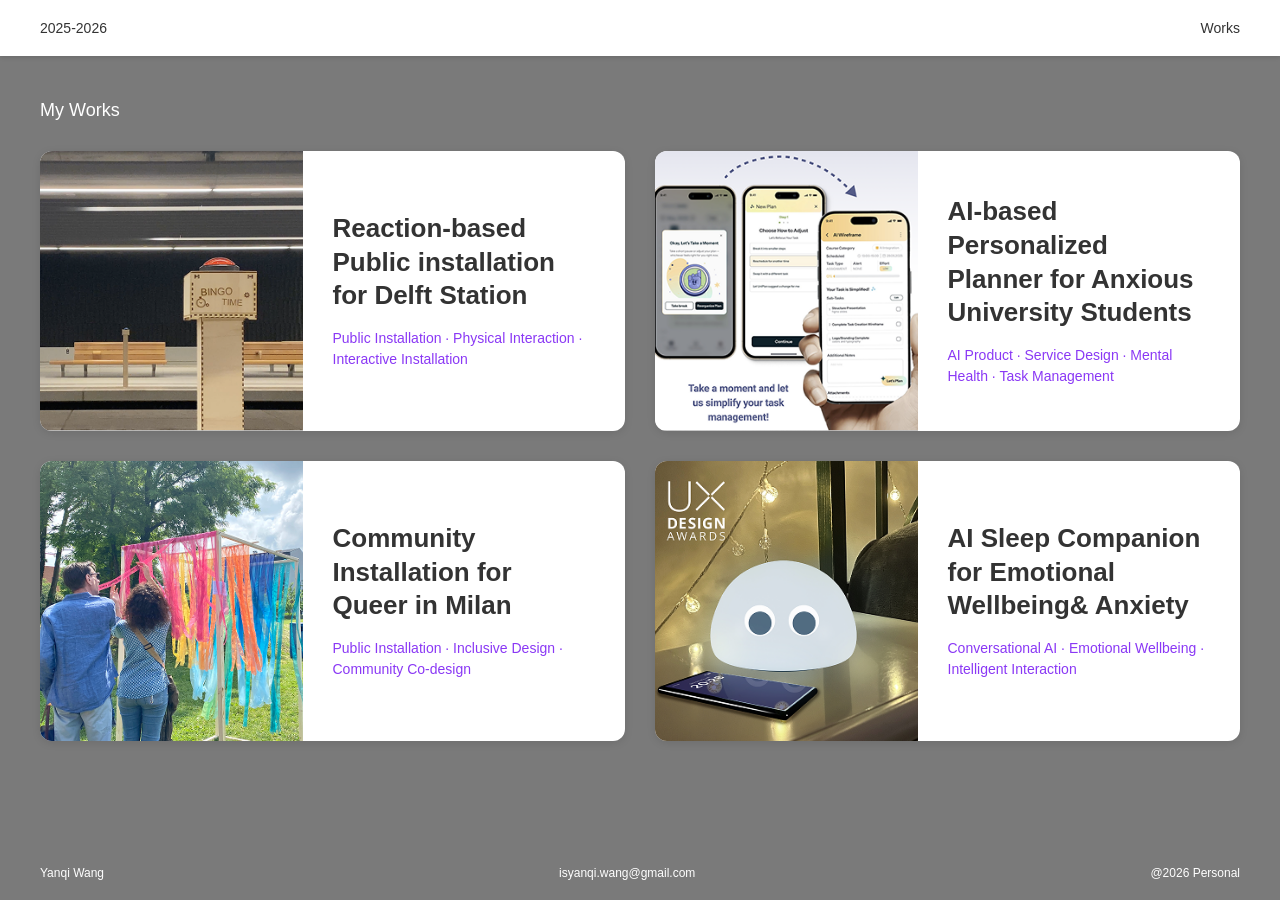
<file: index.html>
<!DOCTYPE html>
<html lang="zh-CN">
<head>
    <meta charset="UTF-8">
    <meta name="viewport" content="width=device-width, initial-scale=1.0">
    <title>Yanqi Wang Portfolio</title>
    <link rel="stylesheet" href="./css/style.css">
</head>
<body>
    <header class="header">
        <div class="header-left">2025-2026</div>
        <div class="header-right">Works</div>
    </header>

    <main class="main">
        <h1 class="page-title">My Works</h1>
        
        <div class="works-grid">
            <!-- 第一行 -->
            <a href="bingoTime.html" class="work-card">
                <div class="work-image">
                    <img src="img/home/1.png" alt="Reaction-based Public installation for Delft Station">
                </div>
                <div class="work-content">
                    <h2 class="work-title">Reaction-based<br>Public installation<br>for Delft Station</h2>
                    <p class="work-tags">Public Installation · Physical Interaction · Interactive Installation</p>
                </div>
            </a>

            <a href="uniPlan.html" class="work-card">
                <div class="work-image">
                    <img src="img/home/2.png" alt="AI-based Personalized Planner for Anxious University Students">
                </div>
                <div class="work-content">
                    <h2 class="work-title">AI-based<br>Personalized<br>Planner for Anxious<br>University Students</h2>
                    <p class="work-tags">AI Product · Service Design · Mental Health · Task Management</p>
                </div>
            </a>

            <!-- 第二行 -->
            <a href="solution.html" class="work-card">
                <div class="work-image">
                    <img src="img/home/3.png" alt="Community Installation for Queer in Milan">
                </div>
                <div class="work-content">
                    <h2 class="work-title">Community<br>Installation for<br>Queer in Milan</h2>
                    <p class="work-tags">Public Installation · Inclusive Design · Community Co-design</p>
                </div>
            </a>

            <a href="echoze.html" class="work-card">
                <div class="work-image">
                    <img src="img/home/4.png" alt="AI Sleep Companion for Emotional Wellbeing& Anxiety">
                </div>
                <div class="work-content">
                    <h2 class="work-title">AI Sleep Companion<br>for Emotional<br>Wellbeing& Anxiety</h2>
                    <p class="work-tags">Conversational AI · Emotional Wellbeing · Intelligent Interaction</p>
                </div>
            </a>
        </div>
    </main>

    <footer class="footer">
        <div class="footer-left">Yanqi Wang</div>
        <div class="footer-center">isyanqi.wang@gmail.com</div>
        <div class="footer-right">@2026 Personal</div>
    </footer>
</body>
</html>
</file>
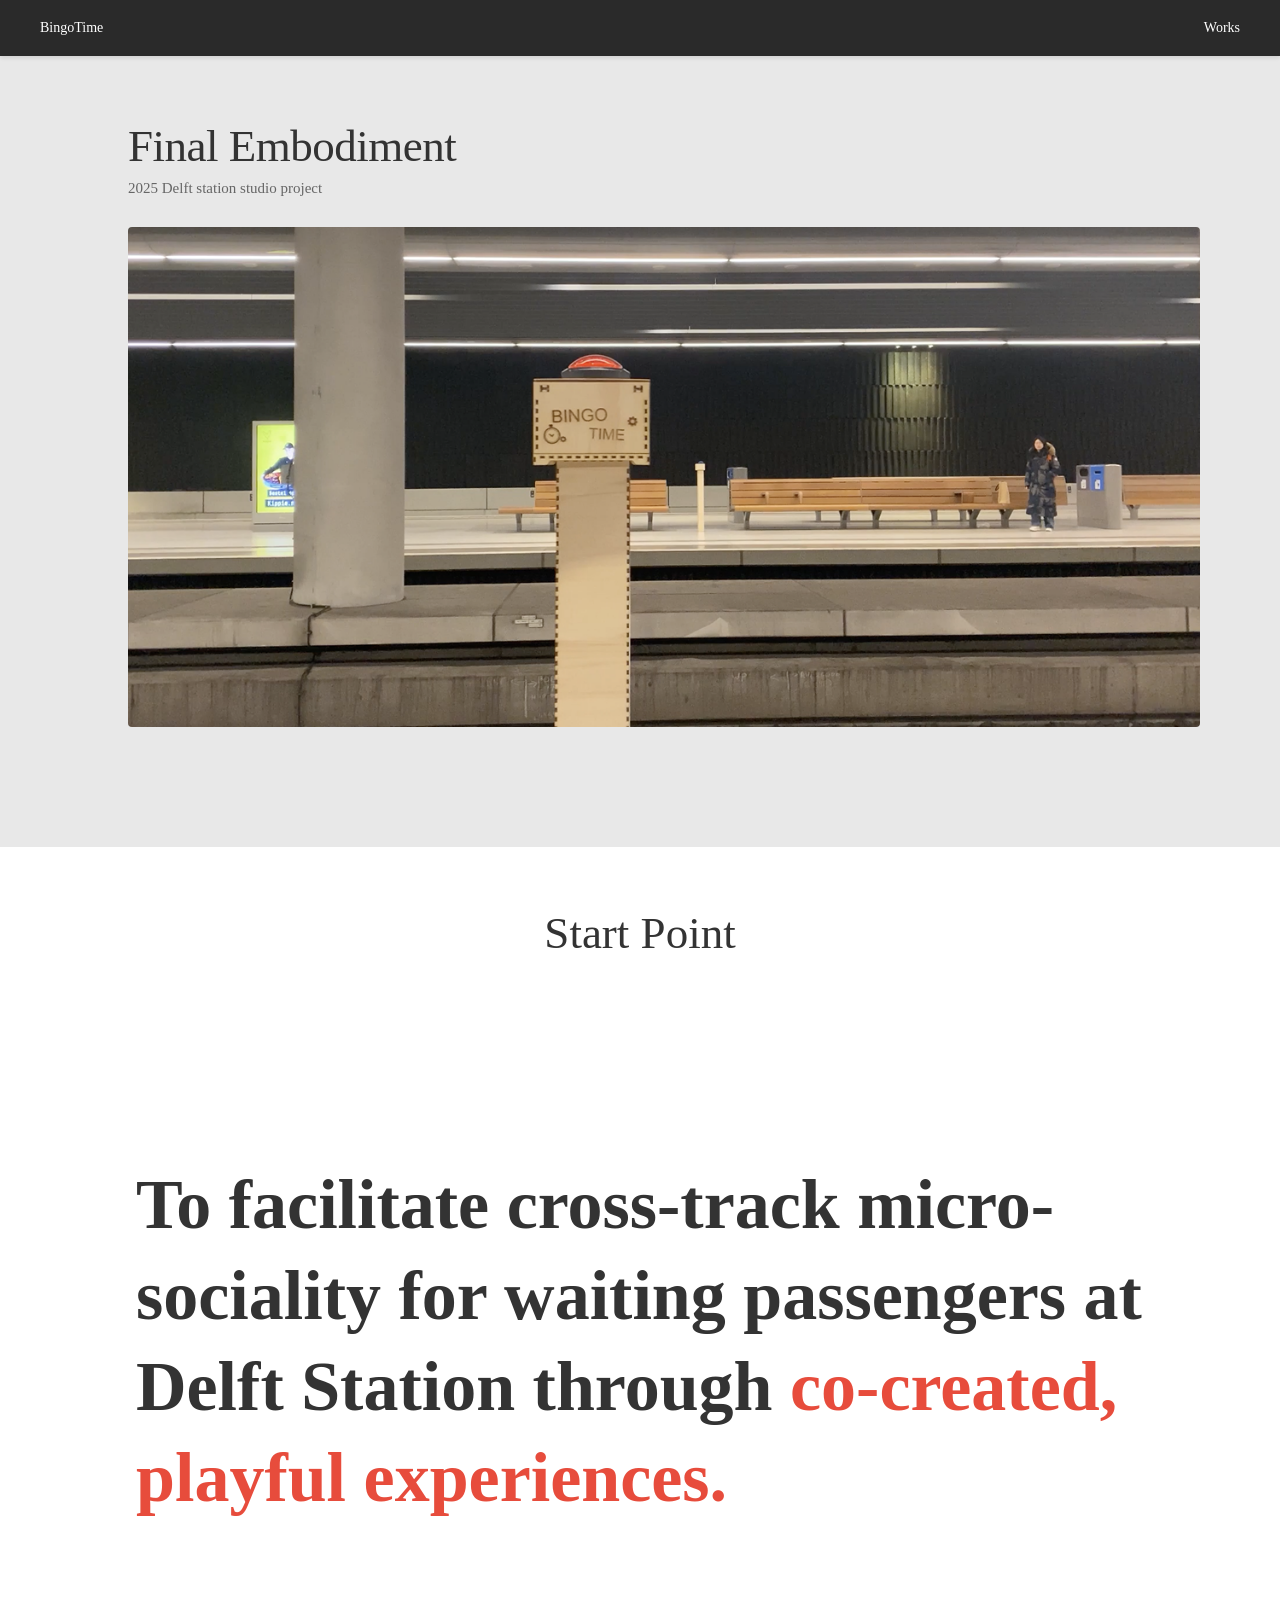
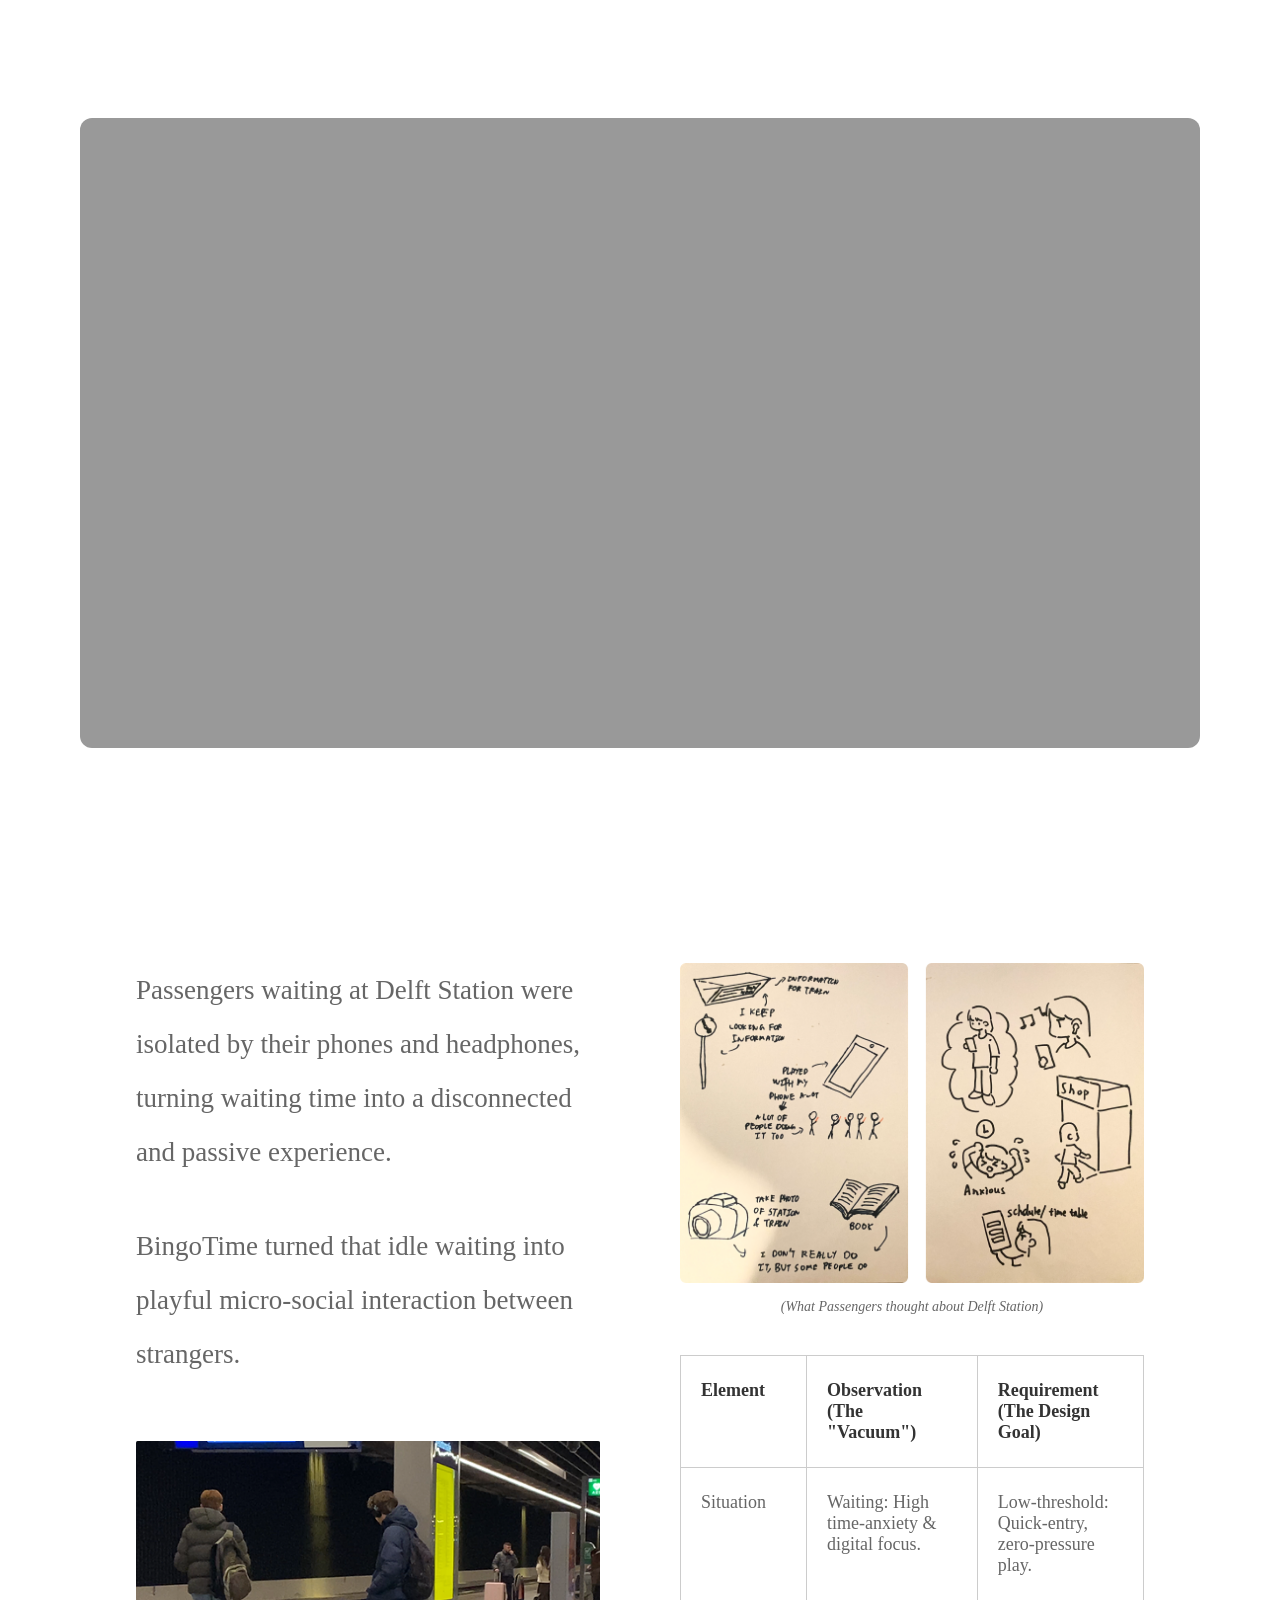
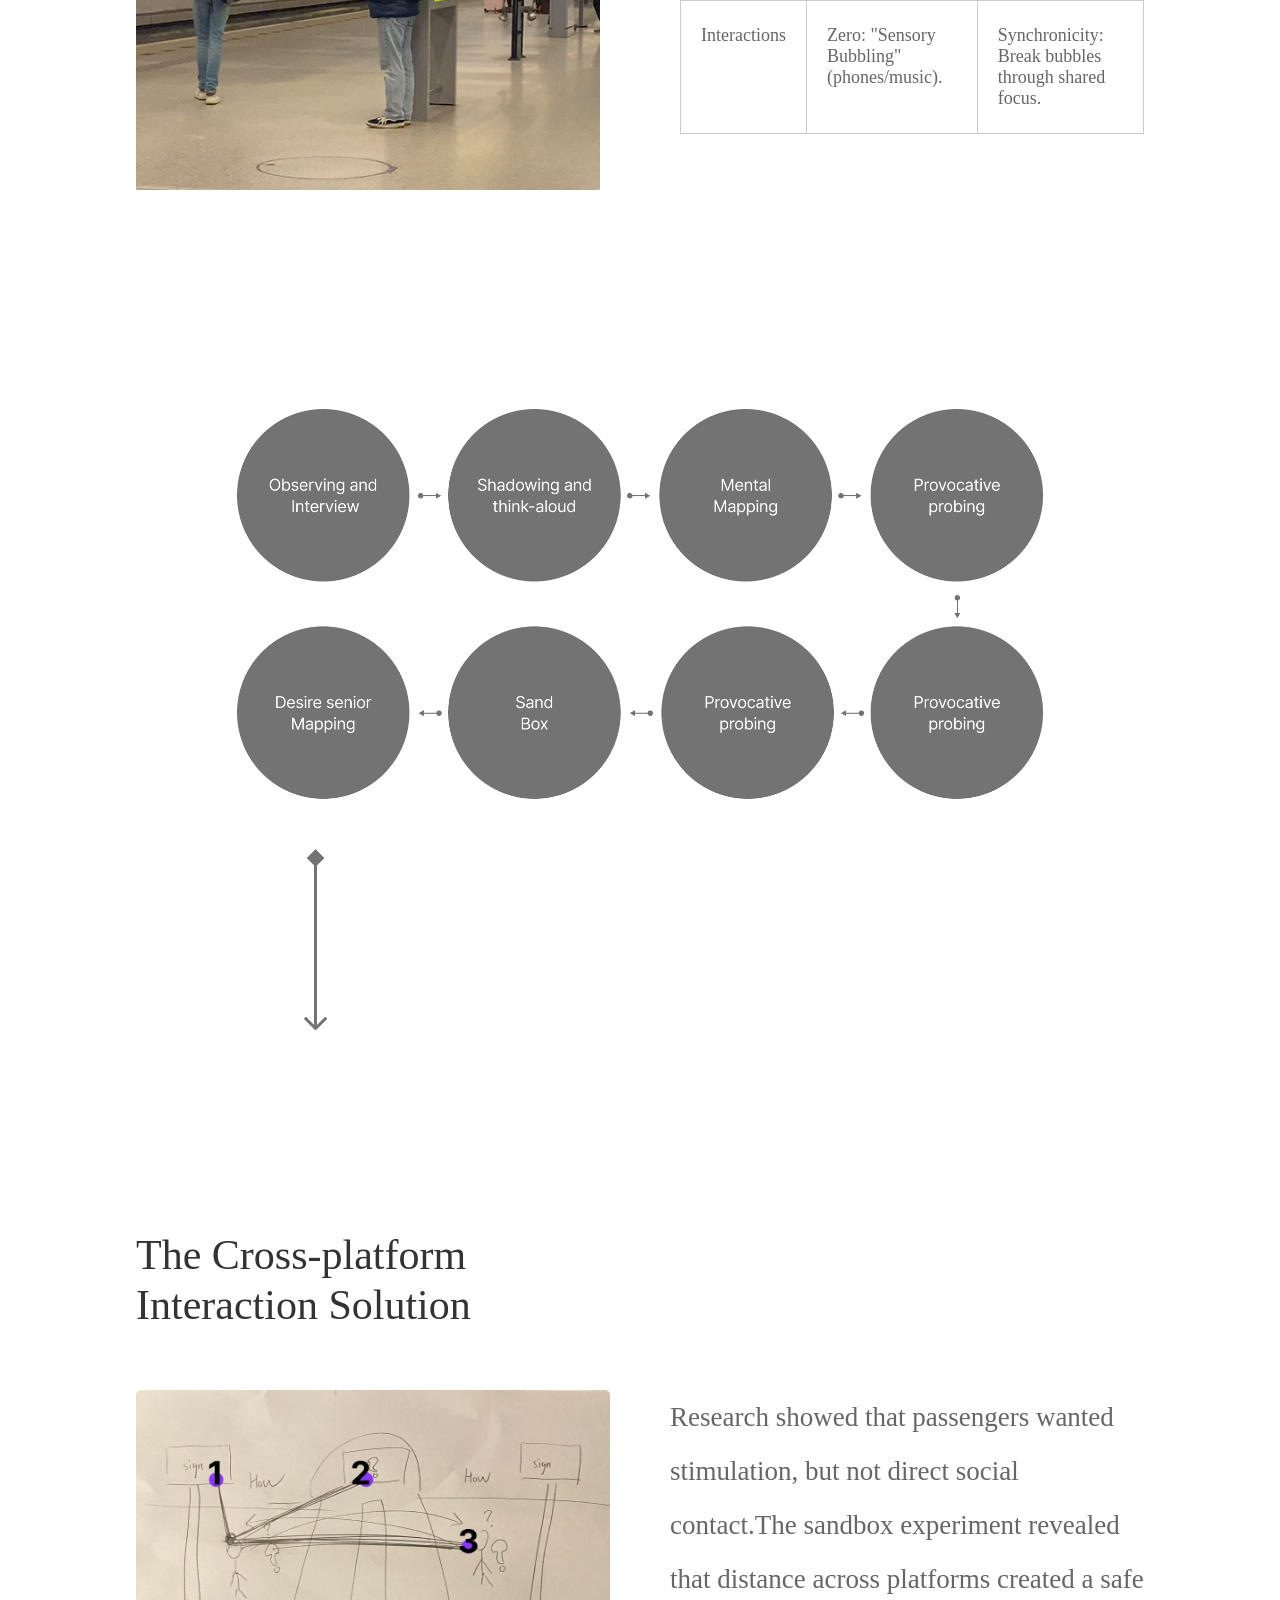
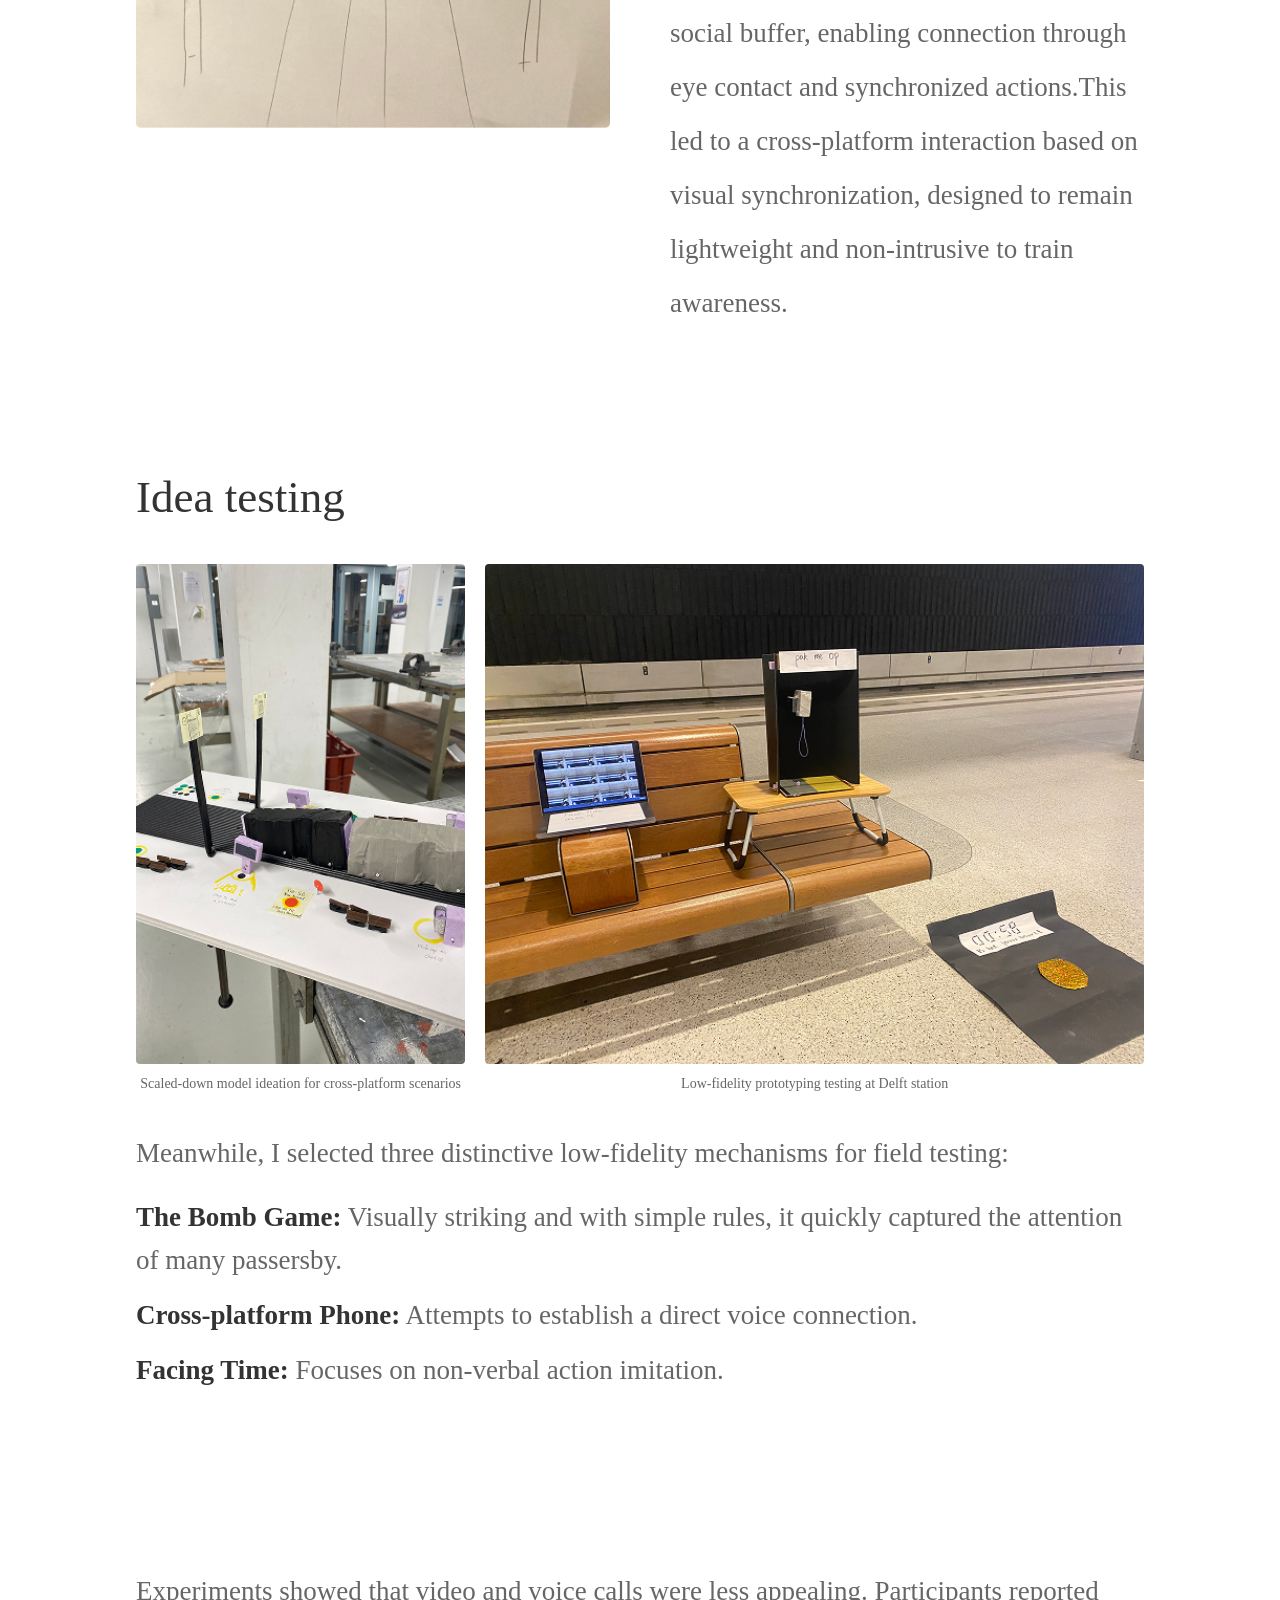
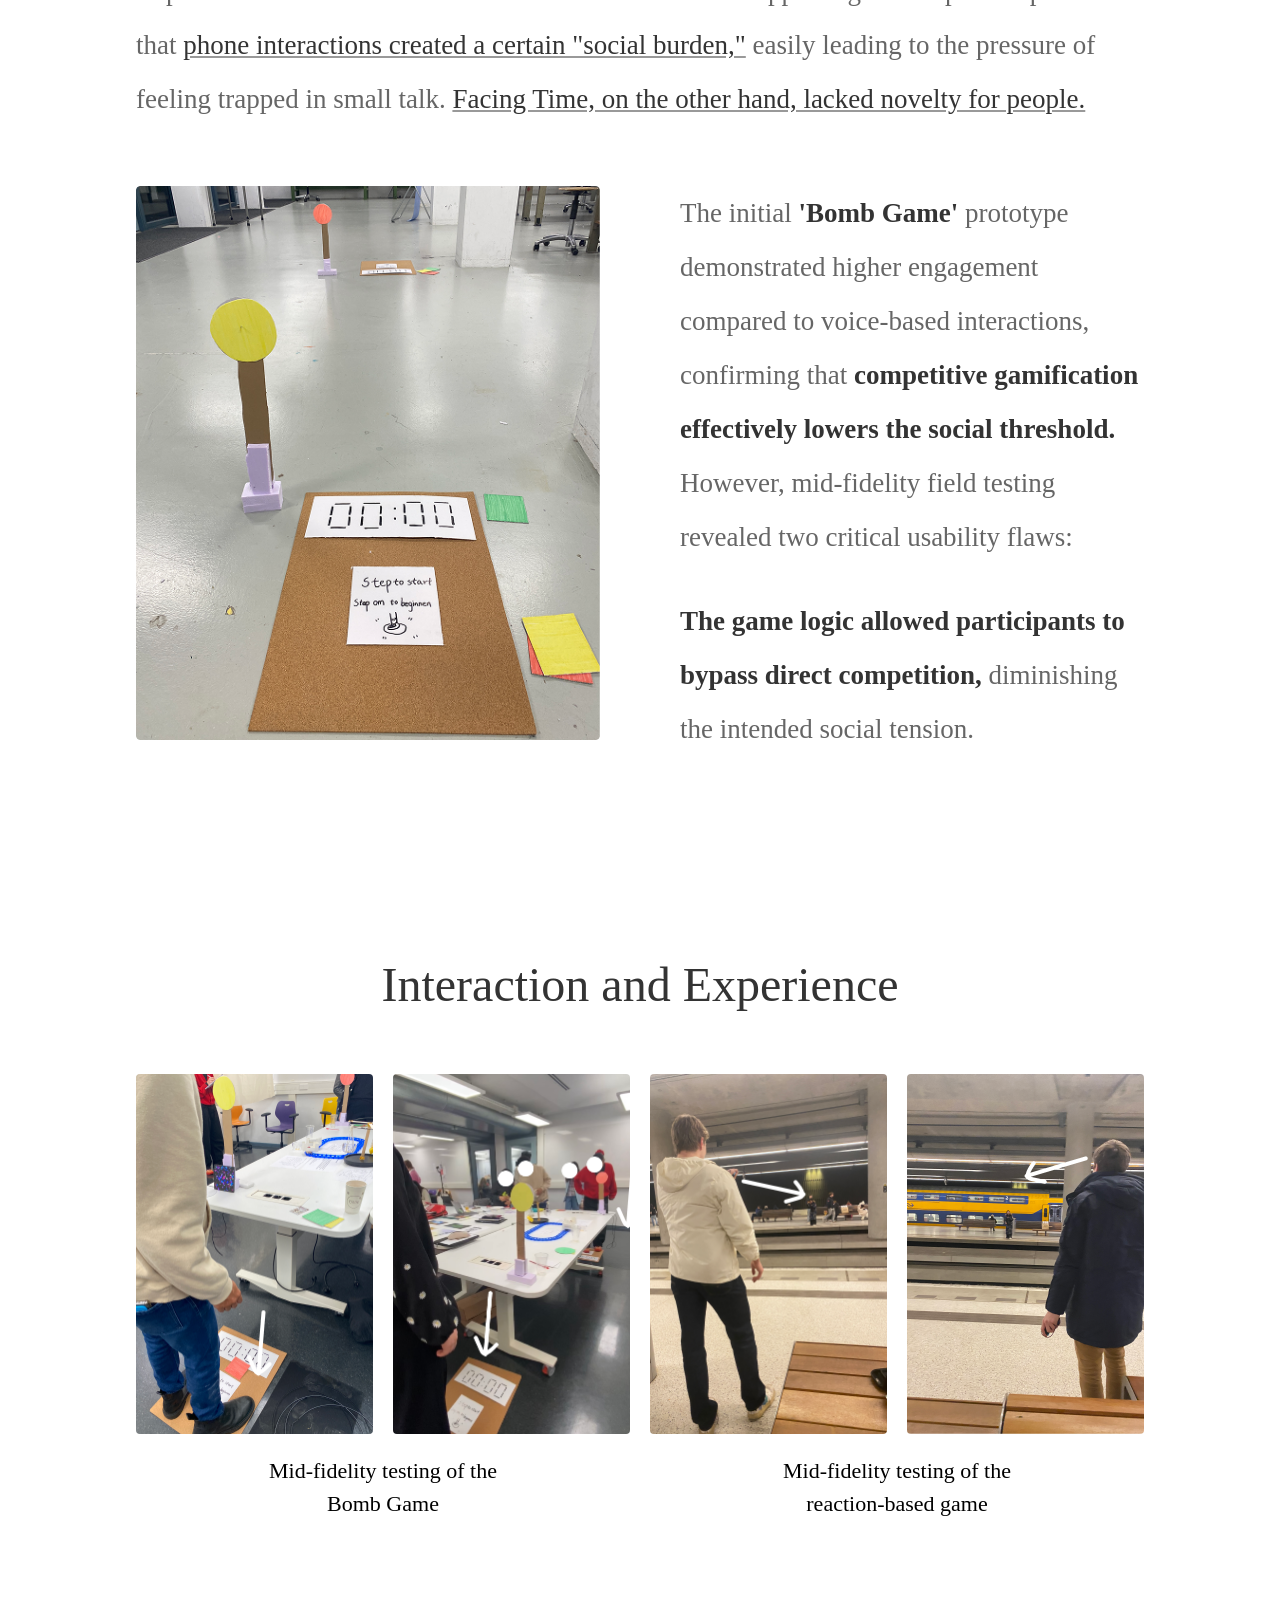
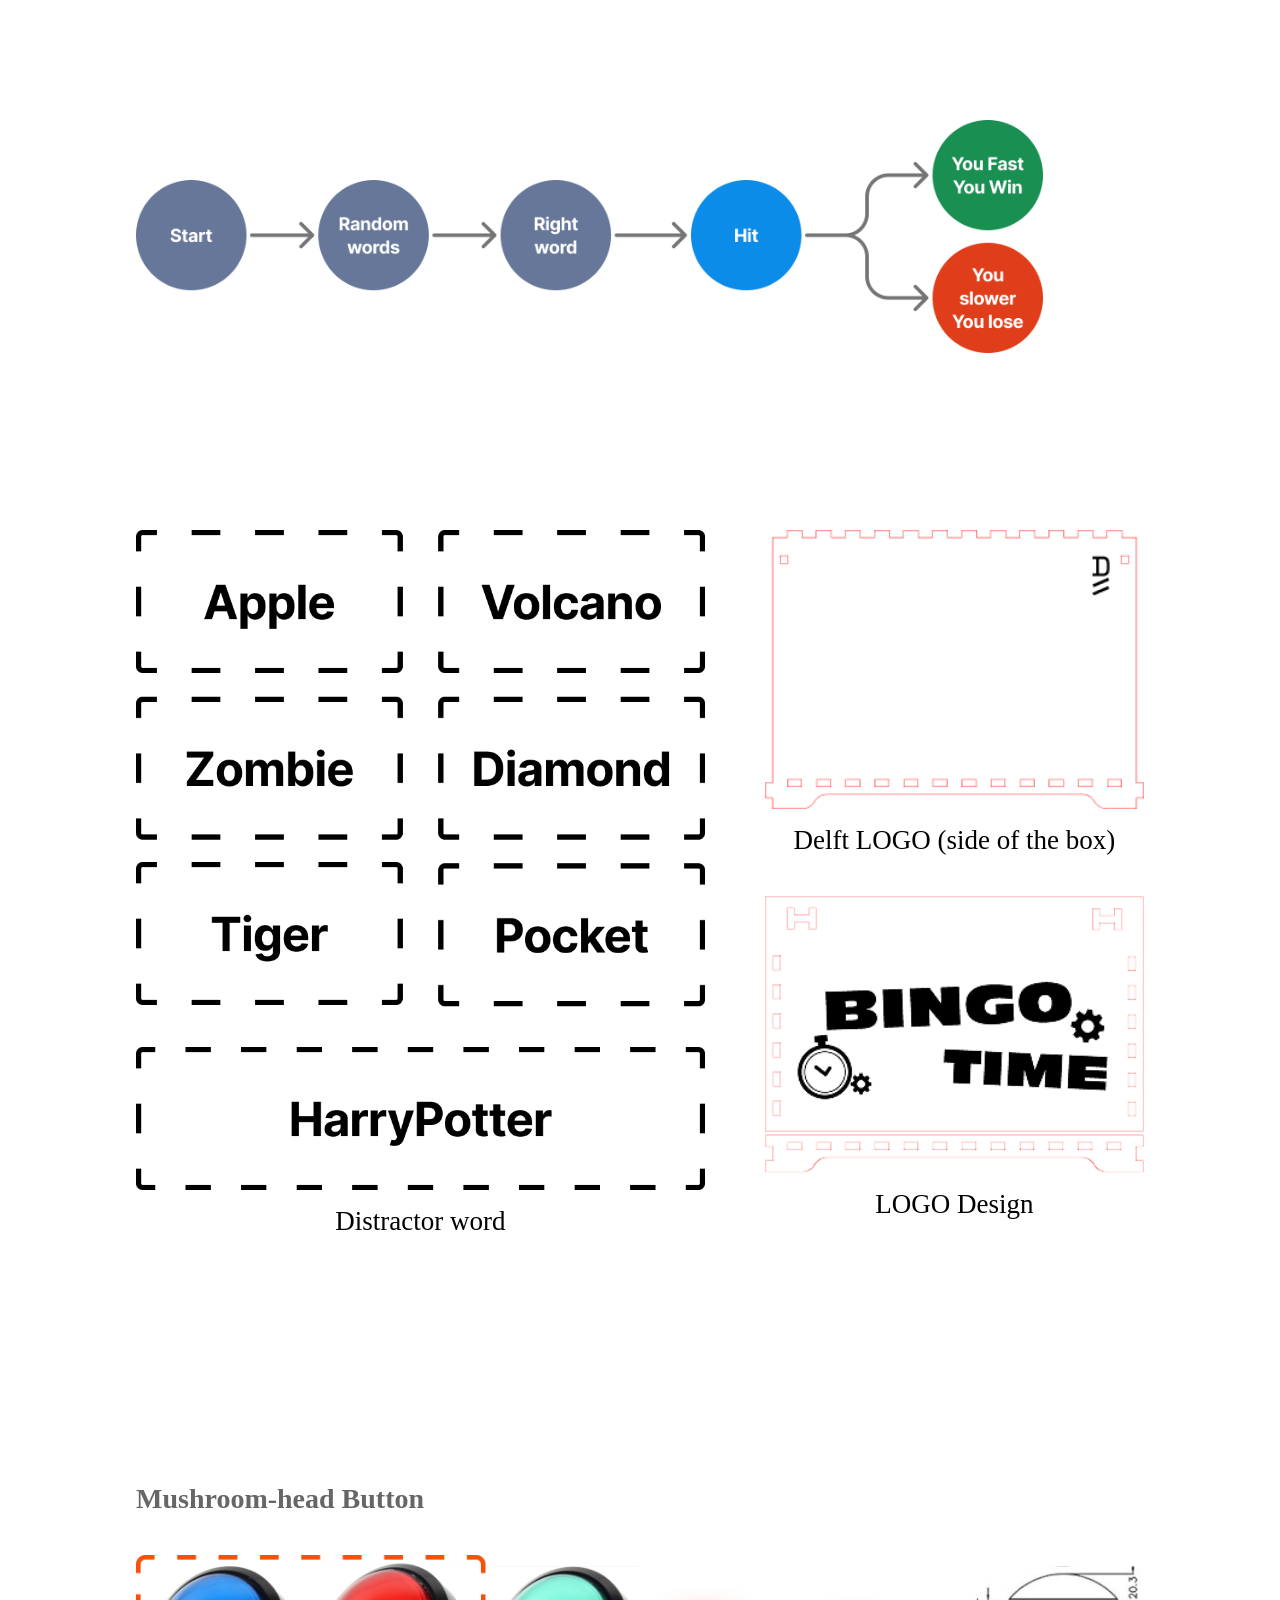
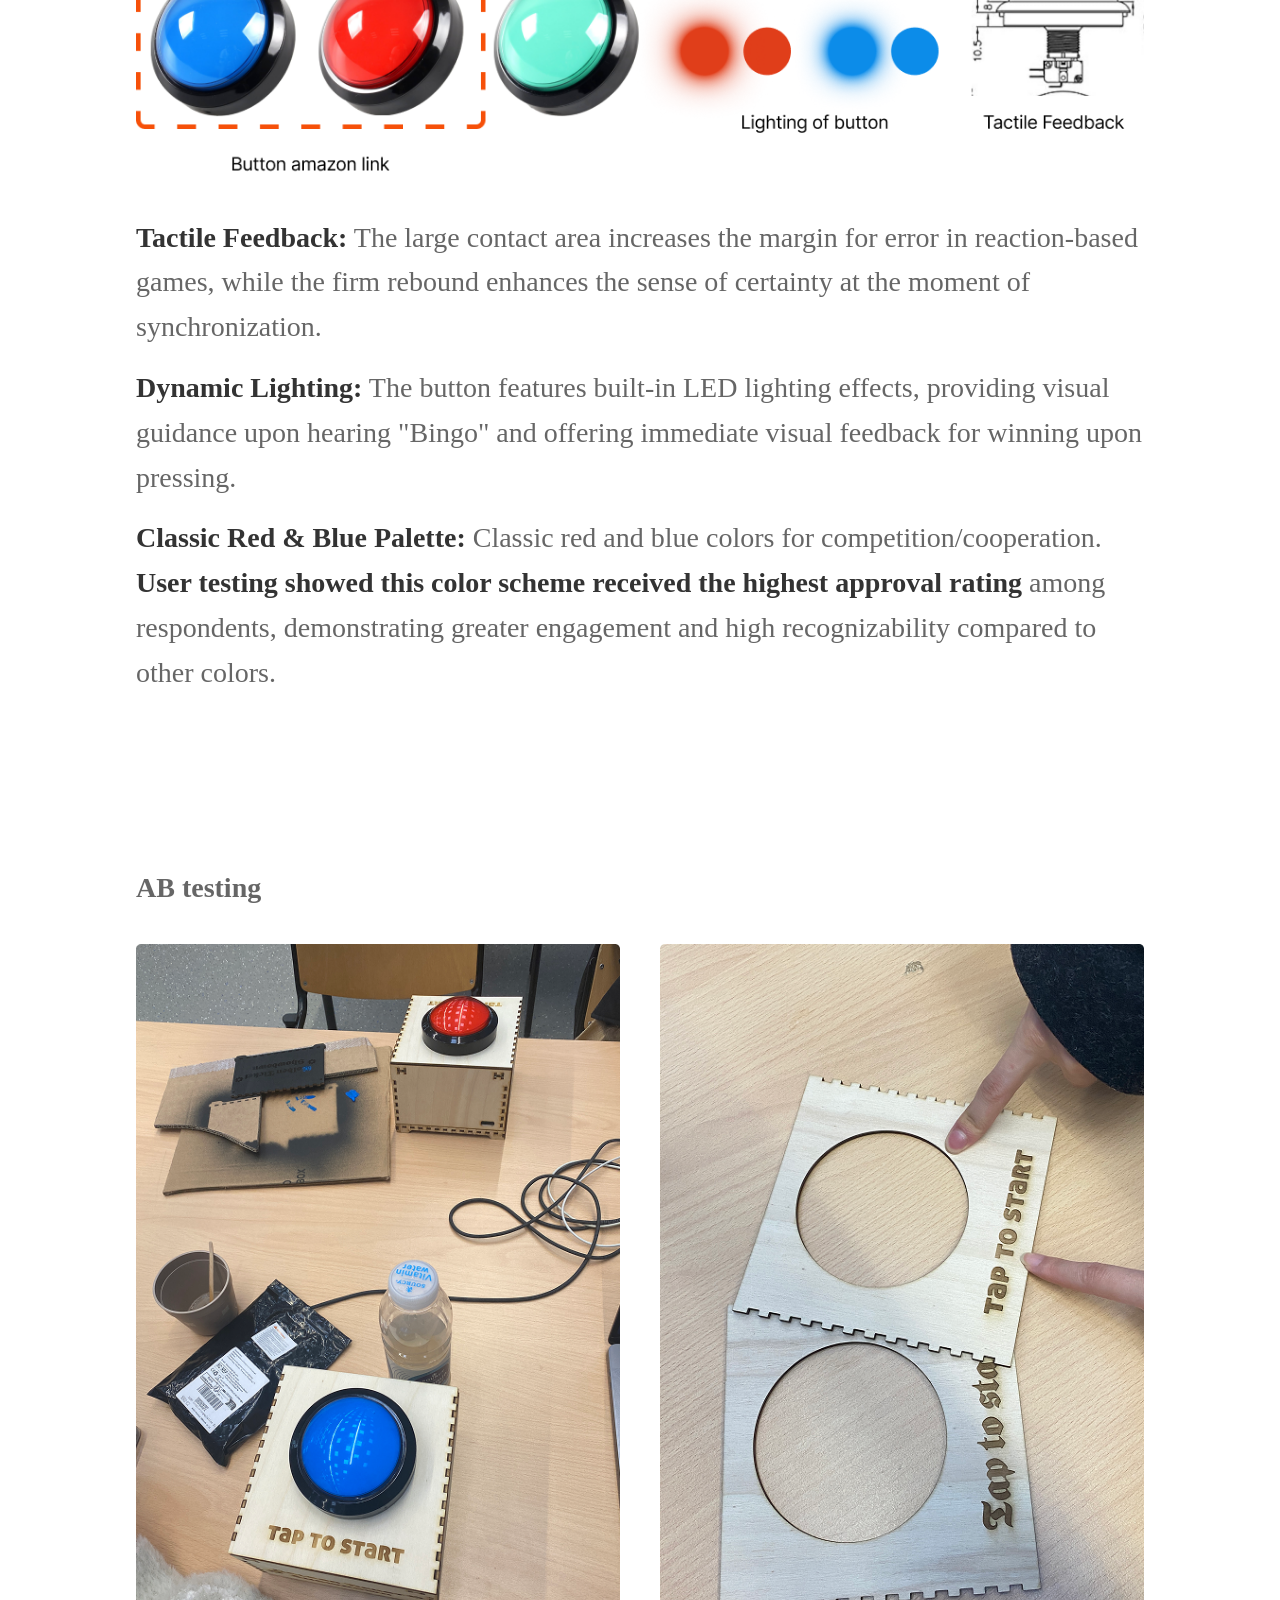
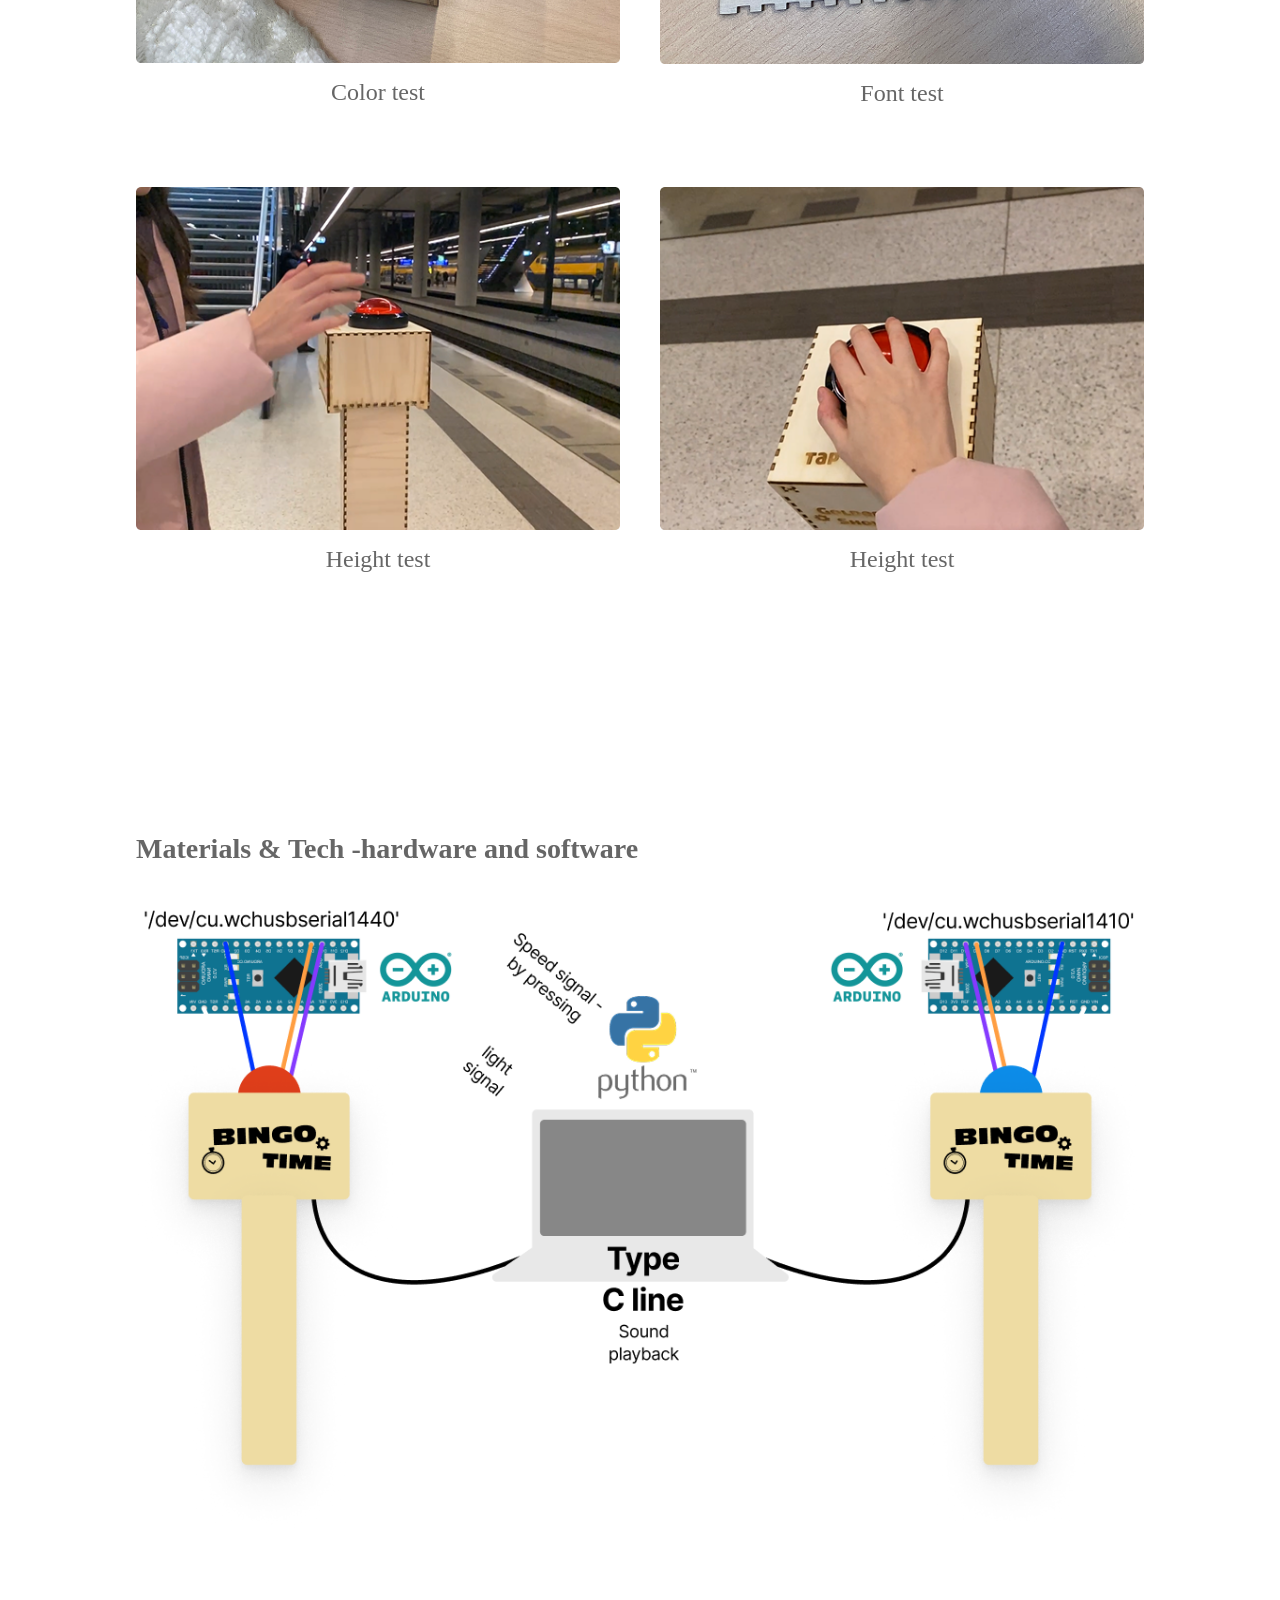
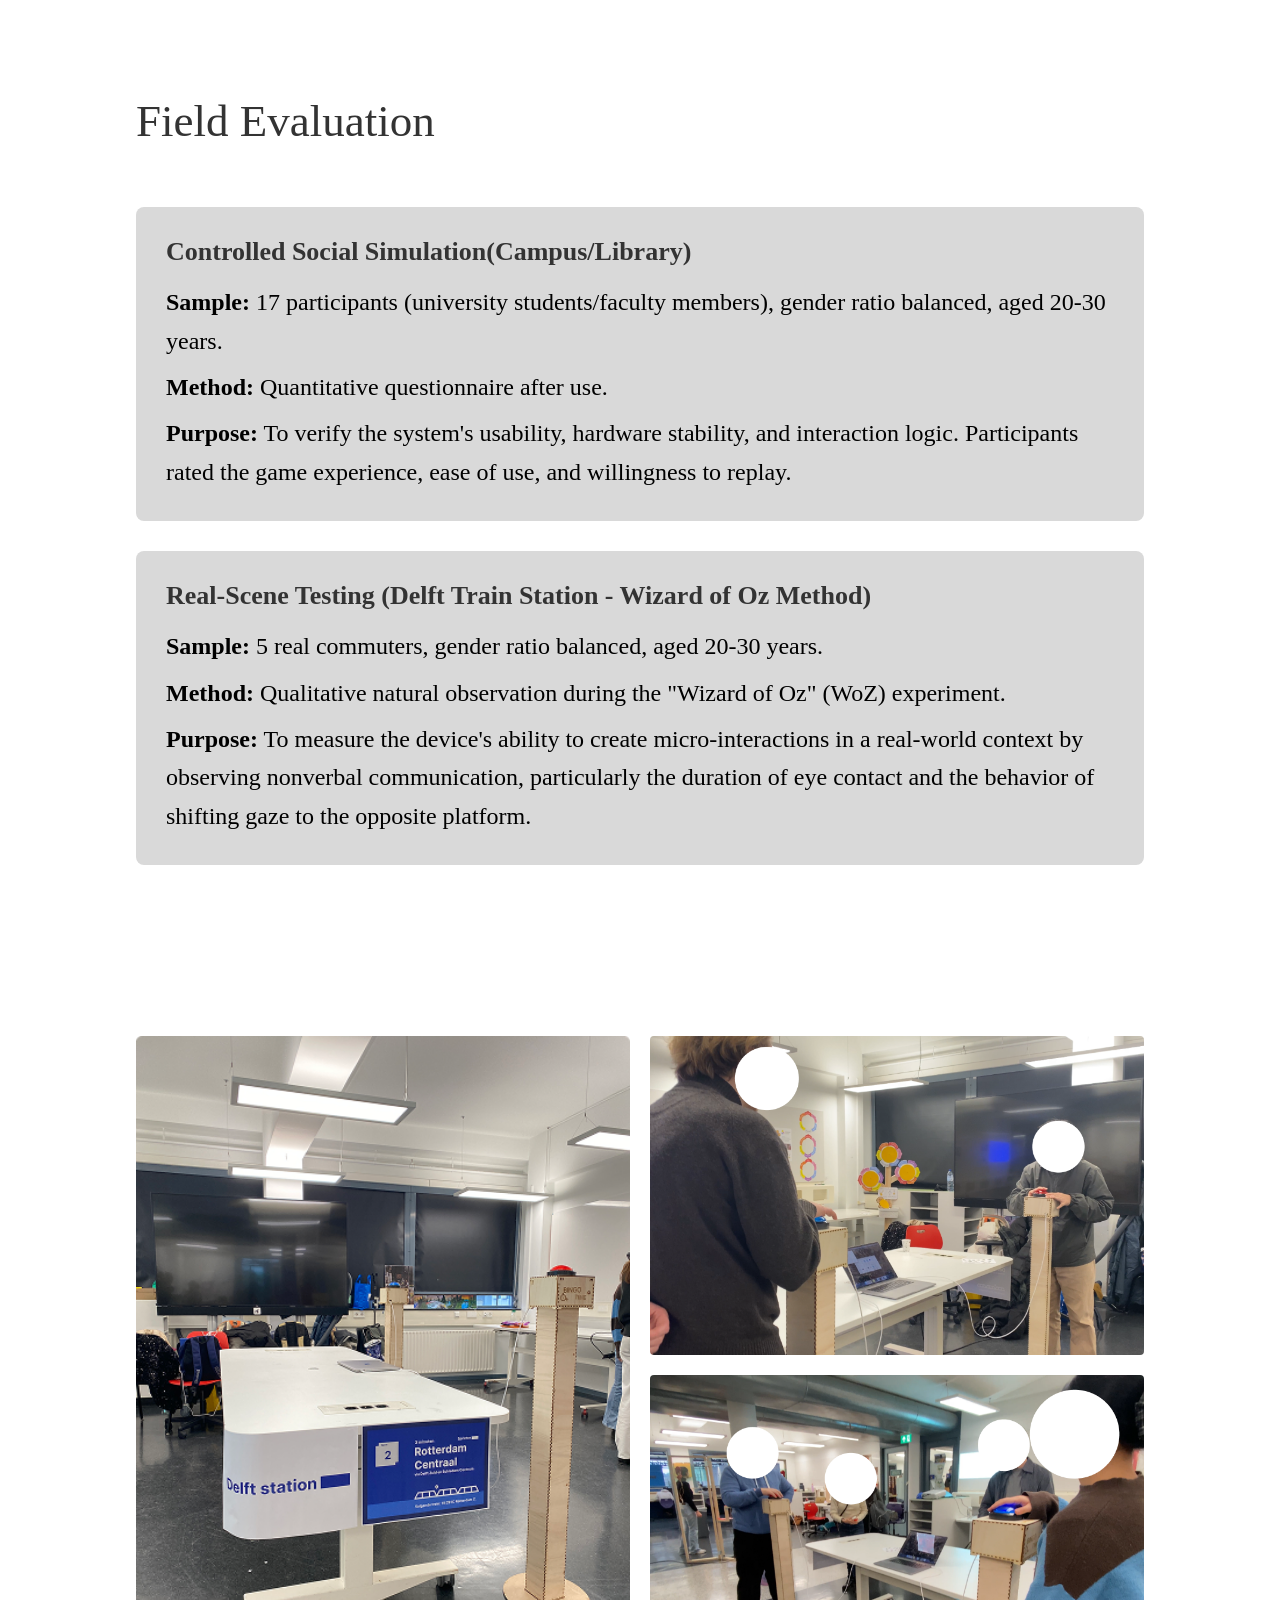
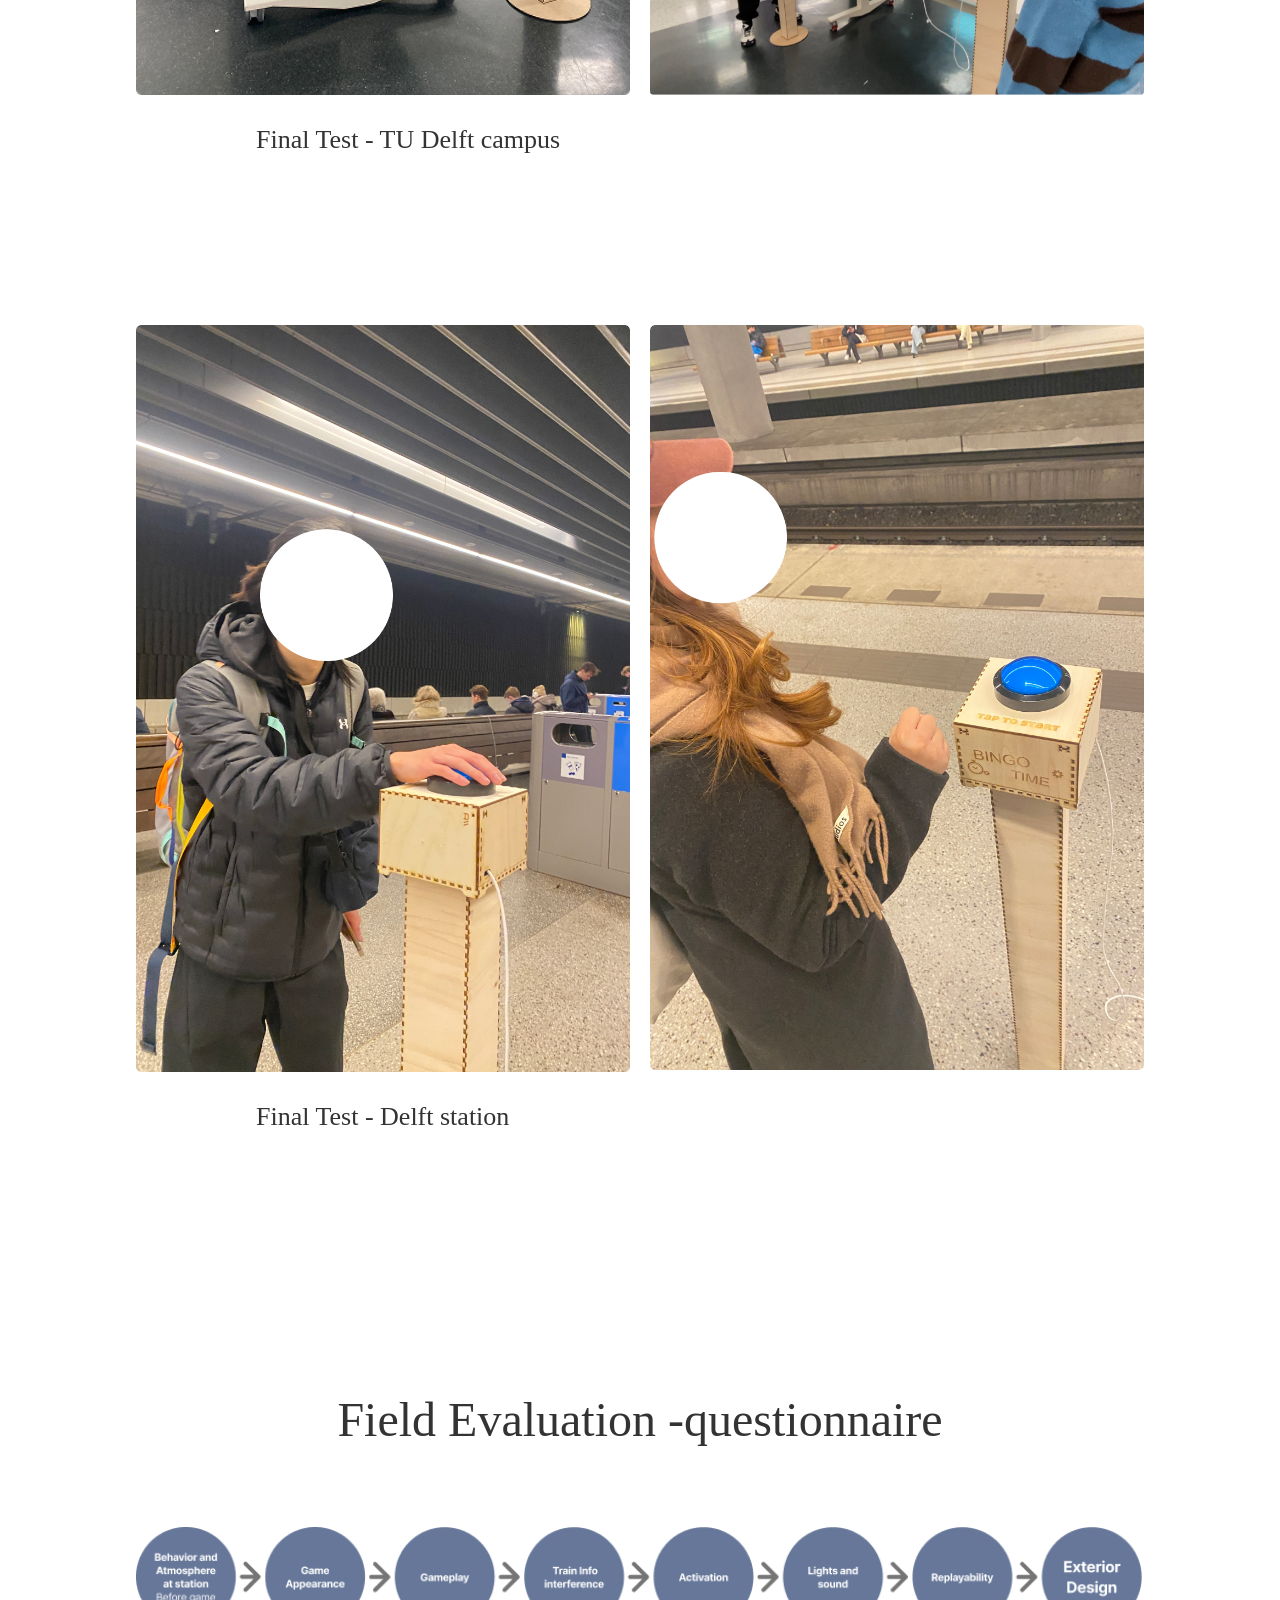
<file: bingoTime.html>
<!DOCTYPE html>
<html lang="zh-CN">
<head>
    <meta charset="UTF-8">
    <meta name="viewport" content="width=device-width, initial-scale=1.0">
    <title>BingoTime - Yanqi Wang</title>
    <link rel="stylesheet" href="./css/common.css">
    <link rel="stylesheet" href="css/bingoTime.css">
</head>
<body>
    <header class="header">
        <div class="header-left"><a href="#">BingoTime</a></div>
        <div class="header-right"><a href="index.html">Works</a></div>
    </header>

    <main class="bingo-main">
        <div class="bingo-hero">
            <h1 class="bingo-title">Final Embodiment</h1>
            <p class="bingo-subtitle">2025 Delft station studio project</p>
            <div class="bingo-image">
                <img src="img/bingoTime/1.png" alt="BingoTime Installation at Delft Station">
            </div>
        </div>

        <section class="section">
            <div class="cont">
                <p class="start-point-label">Start Point</p>
                <!-- <div class="img-cont">
                   <img src="img/bingoTime/font1.png" alt="BingoTime Installation at Delft Station">

                </div> -->
                <p class="start-point-text">
                    To facilitate cross-track micro-sociality for waiting passengers at Delft Station through <span class="highlight">co-created, playful experiences.</span>
                </p>
            </div>
        </section>

        <section class="video-section">
            <div class="cont">
                <div class="video-wrapper">
                    <iframe src="https://www.youtube.com/embed/WzDKm0kmKqQ" title="YouTube video player" frameborder="0" allow="accelerometer; autoplay; clipboard-write; encrypted-media; gyroscope; picture-in-picture; web-share" allowfullscreen></iframe>
                </div>
            </div>
        </section>

        <section class="research-section">
            <div class="cont">
                <!-- 左右布局 -->
                <div class="research-wrapper">
                    <!-- 左边：上面文字下面图片 -->
                    <div class="research-left">
                        <div class="top-text">
                            <p class="research-text">Passengers waiting at Delft Station were isolated by their phones and headphones, turning waiting time into a disconnected and passive experience.</p>
                            <p class="research-text">BingoTime turned that idle waiting into playful micro-social interaction between strangers.</p>
                        </div>
                        <div class="bottom-image">
                            <img src="img/bingoTime/3.png" alt="Passengers at Delft Station">
                        </div>
                    </div>
                    <!-- 右边：上面图片下面表格 -->
                    <div class="research-right">
                        <div class="top-image">
                            <img src="img/bingoTime/2.png" alt="What Passengers thought about Delft Station">
                            <p class="sketch-caption">(What Passengers thought about Delft Station)</p>
                        </div>
                        <div class="bottom-table">
                            <table class="research-table">
                                <thead>
                                    <tr>
                                        <th>Element</th>
                                        <th>Observation (The "Vacuum")</th>
                                        <th>Requirement (The Design Goal)</th>
                                    </tr>
                                </thead>
                                <tbody>
                                    <tr>
                                        <td>Situation</td>
                                        <td>Waiting: High time-anxiety & digital focus.</td>
                                        <td>Low-threshold: Quick-entry, zero-pressure play.</td>
                                    </tr>
                                    <tr>
                                        <td>Interactions</td>
                                        <td>Zero: "Sensory Bubbling" (phones/music).</td>
                                        <td>Synchronicity: Break bubbles through shared focus.</td>
                                    </tr>
                                </tbody>
                            </table>
                        </div>
                    </div>
                </div>
            </div>
        </section>

        <section class="process-section">
            <div class="cont">
                <div class="process-flow">
                    <img src="img/bingoTime/3-1.png" alt="Research Process Flow">
                </div>
            </div>
        </section>

        <section class="section">
            <div class="cont">
                <h2 class="solution-title">The Cross-platform<br>Interaction Solution</h2>
                <div class="solution-content">
                    <div class="solution-image">
                        <img src="img/bingoTime/4.png" alt="Cross-platform Interaction Sketch">
                    </div>
                    <div class="solution-text">
                        <p>
                            Research showed that passengers wanted stimulation, but not direct social contact.The sandbox experiment revealed that distance across platforms created a safe social buffer, enabling connection through eye contact and synchronized actions.This led to a cross-platform interaction based on visual synchronization, designed to remain lightweight and non-intrusive to train awareness.
                        </p>
                      </div>
                </div>
            </div>
        </section>

        <section class="testing-section">
            <div class="cont">
                <h2 class="testing-title">Idea testing</h2>
                <div class="testing-images">
                    <div class="testing-image-item">
                        <img src="img/bingoTime/5.png" alt="Scaled-down model ideation for cross-platform scenarios">
                        <p class="testing-caption">Scaled-down model ideation for cross-platform scenarios</p>
                    </div>
                    <div class="testing-image-item">
                        <img src="img/bingoTime/6.png" alt="Low-fidelity prototyping testing at Delft station">
                        <p class="testing-caption">Low-fidelity prototyping testing at Delft station</p>
                    </div>
                </div>
                <div class="testing-text">
                    <p>Meanwhile, I selected three distinctive low-fidelity mechanisms for field testing:</p>
                    <p><strong>The Bomb Game:</strong> Visually striking and with simple rules, it quickly captured the attention of many passersby.</p>
                    <p><strong>Cross-platform Phone:</strong> Attempts to establish a direct voice connection.</p>
                    <p><strong>Facing Time:</strong> Focuses on non-verbal action imitation.</p>
                </div>
            </div>
        </section>

        <section class="experiment-section">
            <div class="cont">
                <div class="experiment-intro">
                    <p>Experiments showed that video and voice calls were less appealing. Participants reported that <span class="highlight">phone interactions created a certain "social burden,"</span> easily leading to the pressure of feeling trapped in small talk. <span class="highlight">Facing Time, on the other hand, lacked novelty for people.</span></p>
                </div>
                <div class="experiment-content">
                    <div class="experiment-image">
                        <img src="img/bingoTime/7.png" alt="Bomb Game Prototype">
                    </div>
                    <div class="experiment-text">
                        <p>The initial <strong>'Bomb Game'</strong> prototype demonstrated higher engagement compared to voice-based interactions, confirming that <strong>competitive gamification effectively lowers the social threshold.</strong> However, mid-fidelity field testing revealed two critical usability flaws:</p>
                        <p><strong>The game logic allowed participants to bypass direct competition,</strong> diminishing the intended social tension.</p>
                    </div>
                </div>
            </div>
        </section>

        <section class="interaction-section">
            <div class="cont">
                <h2 class="interaction-title">Interaction and Experience</h2>
                <div class="interaction-images">
                    <div class="interaction-image-item">
                        <img src="img/bingoTime/8.png" alt="Mid-fidelity testing of the Bomb Game">
                    </div>
                    <div class="interaction-image-item">
                        <img src="img/bingoTime/9.png" alt="Mid-fidelity testing of the Bomb Game">
                    </div>
                    <div class="interaction-image-item">
                        <img src="img/bingoTime/10.png" alt="Mid-fidelity testing of the reaction-based game">
                    </div>
                    <div class="interaction-image-item">
                        <img src="img/bingoTime/11.png" alt="Mid-fidelity testing of the reaction-based game">
                    </div>
                </div>
                <div class="interaction-captions">
                    <p class="interaction-caption">Mid-fidelity testing of the<br>Bomb Game</p>
                    <p class="interaction-caption">Mid-fidelity testing of the<br>reaction-based game</p>
                </div>
            </div>
        </section>

        <section class="flow-section">
            <div class="cont">
                <div class="flow-image">
                    <img src="img/bingoTime/11-5.png" alt="Game Flow Diagram">
                </div>
            </div>
        </section>

        <section class="design-section">
            <div class="cont">
                <div class="design-content">
                    <div class="design-left">
                        <img src="img/bingoTime/11-6.png" alt="Distractor word">
                        <p class="design-caption">Distractor word</p>
                    </div>
                    <div class="design-right">
                        <div class="design-right-top">
                            <img src="img/bingoTime/12.png" alt="Delft LOGO">
                            <p class="design-caption">Delft LOGO (side of the box)</p>
                        </div>
                        <div class="design-right-bottom">
                            <img src="img/bingoTime/13.png" alt="LOGO Design">
                            <p class="design-caption">LOGO Design</p>
                        </div>
                    </div>
                </div>
            </div>
        </section>

        <section class="button-section">
            <div class="cont">
                <h2 class="button-title">Mushroom-head Button</h2>
                <div class="button-images">
                    <div class="button-image-main">
                        <img src="img/bingoTime/14.png" alt="Mushroom-head Buttons">
                        <!-- <p class="button-link">Button amazon link</p> -->
                    </div>
                    <!-- <div class="button-image-side">
                        <img src="img/bingoTime/15.png" alt="Lighting and Tactile Feedback">
                    </div> -->
                </div>
                <div class="button-text">
                    <p><strong>Tactile Feedback:</strong> The large contact area increases the margin for error in reaction-based games, while the firm rebound enhances the sense of certainty at the moment of synchronization.</p>
                    <p><strong>Dynamic Lighting:</strong> The button features built-in LED lighting effects, providing visual guidance upon hearing "Bingo" and offering immediate visual feedback for winning upon pressing.</p>
                    <p><strong>Classic Red & Blue Palette:</strong> Classic red and blue colors for competition/cooperation. <strong>User testing showed this color scheme received the highest approval rating</strong> among respondents, demonstrating greater engagement and high recognizability compared to other colors.</p>
                </div>
            </div>
        </section>

        <section class="abtesting-section">
            <div class="cont">
                <h2 class="abtesting-title">AB testing</h2>
                <div class="abtesting-grid">
                    <div class="abtesting-item">
                        <img src="img/bingoTime/15.png" alt="Color test">
                        <p class="abtesting-caption">Color test</p>
                    </div>
                    <div class="abtesting-item">
                        <img src="img/bingoTime/16.png" alt="Font test">
                        <p class="abtesting-caption">Font test</p>
                    </div>
                    <div class="abtesting-item">
                        <img src="img/bingoTime/17.png" alt="Height test">
                        <p class="abtesting-caption">Height test</p>
                    </div>
                    <div class="abtesting-item">
                        <img src="img/bingoTime/18.png" alt="Height test">
                        <p class="abtesting-caption">Height test</p>
                    </div>
                </div>
            </div>
        </section>

        <section class="tech-section">
            <div class="cont">
                <h2 class="tech-title">Materials & Tech -hardware and software</h2>
                <div class="tech-image">
                    <img src="img/bingoTime/19.png" alt="Materials and Tech Diagram">
                </div>
            </div>
        </section>

        <section class="evaluation-section">
            <div class="cont">
                <h2 class="evaluation-title">Field Evaluation</h2>
                <div class="evaluation-cards">
                    <div class="evaluation-card">
                        <h3 class="evaluation-card-title">Controlled Social Simulation(Campus/Library)</h3>
                        <p><strong>Sample:</strong> 17 participants (university students/faculty members), gender ratio balanced, aged 20-30 years.</p>
                        <p><strong>Method:</strong> Quantitative questionnaire after use.</p>
                        <p><strong>Purpose:</strong> To verify the system's usability, hardware stability, and interaction logic. Participants rated the game experience, ease of use, and willingness to replay.</p>
                    </div>
                    <div class="evaluation-card">
                        <h3 class="evaluation-card-title">Real-Scene Testing (Delft Train Station - Wizard of Oz Method)</h3>
                        <p><strong>Sample:</strong> 5 real commuters, gender ratio balanced, aged 20-30 years.</p>
                        <p><strong>Method:</strong> Qualitative natural observation during the "Wizard of Oz" (WoZ) experiment.</p>
                        <p><strong>Purpose:</strong> To measure the device's ability to create micro-interactions in a real-world context by observing nonverbal communication, particularly the duration of eye contact and the behavior of shifting gaze to the opposite platform.</p>
                    </div>
                </div>
            </div>
        </section>

        <section class="finaltest-section">
            <div class="cont">
                <div class="finaltest-grid">
                    <div class="finaltest-item finaltest-item-large">
                        <img src="img/bingoTime/20.png" alt="Final Test - TU Delft campus">
                    </div>
                    <div class="finaltest-item">
                        <img src="img/bingoTime/21.png" alt="Final Test - TU Delft campus">
                    </div>
                    <div class="finaltest-item">
                        <img src="img/bingoTime/22.png" alt="Final Test - TU Delft campus">
                    </div>
                </div>
                <p class="finaltest-caption">Final Test - TU Delft campus</p>
            </div>
        </section>

        <section class="stationtest-section">
            <div class="cont">
                <div class="stationtest-grid">
                    <div class="stationtest-item">
                        <img src="img/bingoTime/23.png" alt="Final Test - Delft station">
                    </div>
                    <div class="stationtest-item">
                        <img src="img/bingoTime/24.png" alt="Final Test - Delft station">
                    </div>
                </div>
                <p class="stationtest-caption">Final Test - Delft station</p>
            </div>
        </section>

        <section class="questionnaire-section">
            <div class="cont">
                <h2 class="questionnaire-title">Field Evaluation -questionnaire</h2>
                <div class="questionnaire-image">
                    <img src="img/bingoTime/25.png" alt="Field Evaluation Questionnaire">
                </div>
                <div class="questionnaire-image-second">
                    <img src="img/bingoTime/26.png" alt="Microsoft Desirability Toolkit Results">
                </div>
            </div>
        </section>

        <section class="emotion-section">
            <div class="cont">
                <div class="emotion-text">
                    <p>This method, in addition to measuring a single level of liking, can simulate user emotions from two (or more) orthogonal dimensions:</p>
                    <p><strong>Valence/Pleasure:</strong> Most users chose 3, indicating that this interaction evoked a positive emotional response.</p>
                    <p><strong>Arousal:</strong> Most users chose 2 and 6, indicating that they experienced highly excited emotions rather than a calm sense of satisfaction.</p>
                    <p class="emotion-highlight">This demonstrates that BingoTime creates a state of excitement with a competitive element. The combination of "high arousal + positive valence" creates gamified social interaction, making users not only find the interaction fun but also feel "energized" both physiologically and psychologically.</p>
                </div>
            </div>
        </section>

        <section class="premo-section">
            <div class="cont">
                <h2 class="premo-title">PrEmo</h2>
                <div class="premo-grid">
                    <div class="premo-item">
                        <img src="img/bingoTime/p1.png" alt="User looked at the person opposite">
                        <p class="premo-caption">User looked at the person opposite</p>
                    </div>
                    <div class="premo-item">
                        <img src="img/bingoTime/p2.png" alt="Sound feedback">
                        <p class="premo-caption">Sound feedback</p>
                    </div>
                    <div class="premo-item">
                        <img src="img/bingoTime/p3.png" alt="Speed and competition">
                        <p class="premo-caption">Speed and competition</p>
                    </div>
                    <div class="premo-item">
                        <img src="img/bingoTime/p4.png" alt="lights feedback">
                        <p class="premo-caption">lights feedback</p>
                    </div>
                    <div class="premo-item premo-item-full">
                        <img src="img/bingoTime/p5.png" alt="Game finished">
                        <p class="premo-caption">Game finished</p>
                    </div>
                    <div class="premo-item">
                        <img src="img/bingoTime/p6.png" alt="WIN!">
                        <p class="premo-caption">WIN!</p>
                    </div>
                    <div class="premo-item">
                        <img src="img/bingoTime/p7.png" alt="Lost..">
                        <p class="premo-caption">Lost..</p>
                    </div>
                </div>
            </div>
        </section>

        <section class="data-section">
            <div class="cont">
                <h2 class="data-title">Questionnaire Data</h2>
                <div class="data-grid">
                    <div class="data-item">
                        <div class="data-chart">
                            <img src="img/bingoTime/q1.png" alt="Eye contact data">
                        </div>
                        <div class="data-text">
                            <p><span class="data-percent">59%</span> of users glanced at another player occasionally;</p>
                            <p><span class="data-percent">41%</span> had eye contact or a shared interaction, <span class="data-percent-mid">0%</span> of users didn't look at them at all.</p>
                        </div>
                    </div>
                    <div class="data-item">
                        <div class="data-chart">
                            <img src="img/bingoTime/q2.png" alt="Play again data">
                        </div>
                        <div class="data-text">
                            <p><span class="data-percent">59%</span> <br/>of users <strong>Definitely</strong> will play again,</p>
                            <p><span class="data-percent-mid">41%</span> might play again, <span class="data-percent-mid">0%</span> will avoid to play.</p>
                        </div>
                    </div>
                    <div class="data-item">
                        <div class="data-chart">
                            <img src="img/bingoTime/q3.png" alt="Rounds data">
                        </div>
                        <div class="data-text">
                            <p><span class="data-percent">65%</span></p>
                            <p>of user wants to play 2-3 rounds at one time.</p>
                        </div>
                    </div>
                    <div class="data-item">
                        <div class="data-chart">
                            <img src="img/bingoTime/q4.png" alt="Smartphone data">
                        </div>
                        <div class="data-text">
                            <p><span class="data-percent data-percent-dark">59%</span></p>
                            <p>Browsing on their smartphone before the game.</p>
                        </div>
                    </div>
                    <div class="data-item">
                        <div class="data-chart">
                            <img src="img/bingoTime/q5.png" alt="Distracting words data">
                        </div>
                        <div class="data-text">
                            <p><span class="data-percent">47%</span></p>
                            <p>Thinks <strong>8</strong> distracting words are too many.</p>
                        </div>
                    </div>
                    <div class="data-item">
                        <div class="data-chart">
                            <img src="img/bingoTime/q6.png" alt="Waiting time data">
                        </div>
                        <div class="data-text">
                            <p><span class="data-percent">76%</span></p>
                            <p>of users felt that waiting time passed faster than usual.</p>
                        </div>
                    </div>
                    <div class="data-item">
                        <div class="data-chart">
                            <img src="img/bingoTime/q7.png" alt="Travel affect data">
                        </div>
                        <div class="data-text">
                            <p><span class="data-percent">100%</span></p>
                            <p>of user felt it did not affect their travel.</p>
                        </div>
                    </div>
                    <div class="data-item">
                        <div class="data-chart">
                            <img src="img/bingoTime/q8.png" alt="Play again data 2">
                        </div>
                        <div class="data-text">
                            <p><span class="data-percent">59%</span> <br/>of users <strong>Definitely</strong> will play again,</p>
                            <p><span class="data-percent-mid">41%</span> might play again, <span class="data-percent-mid">0%</span> will avoid to play.</p>
                        </div>
                    </div>
                    <div class="data-item">
                        <div class="data-chart">
                            <img src="img/bingoTime/q9.png" alt="Rounds data">
                        </div>
                        <div class="data-text">
                            <p><span class="data-percent">65%</span></p>
                            <p>of user wants to play 2-3 rounds at one time.</p>
                        </div>
                    </div>
                    <div class="data-item">
                        <div class="data-chart">
                            <img src="img/bingoTime/q10.png" alt="NPS Score">
                        </div>
                        <div class="data-text">
                            <p><span class="data-percent">Score 35</span></p>
                            <p>Rule complexity (NPS) value definition: 35, in the NPS standard, a score >0 is excellent, and a score >30 means "Great".</p>
                        </div>
                    </div>
                </div>
            </div>
        </section>

        <section class="words-section">
            <div class="cont">
                <h2 class="words-title">Playful & Competitive</h2>
                <p class="words-subtitle">Words that best describe their experience</p>
                <div class="words-image">
                    <img src="img/bingoTime/z1.png" alt="Words that best describe their experience">
                </div>
            </div>
        </section>

        <section class="rating-section">
            <div class="cont">
                <div class="rating-content">
                    <div class="rating-chart">
                        <img src="img/bingoTime/z2.png" alt="Semantic differential scale ratings">
                    </div>
                    <div class="rating-text">
                        <p>BingoTime's design successfully combines the professionalism of public facilities with the <strong>fun of gaming</strong> (fun factor: 6.82). Furthermore, the high replay rate of 59% and players' demand for multiple rounds of interaction suggest that this design has the potential to <strong>become a social intervention tool</strong>, improving the desolate atmosphere of train stations.</p>
                    </div>
                </div>
            </div>
        </section>
    </main>

    <footer class="bingo-footer">
        <div class="footer-image">
            <img src="img/bingoTime/footer.png" alt="BingoTime Footer">
        </div>
    </footer>
</body>
</html>
</file>
<file: css/style.css>
* {
    margin: 0;
    padding: 0;
    box-sizing: border-box;
}

body {
    font-family: -apple-system, BlinkMacSystemFont, 'Segoe UI', Roboto, 'Helvetica Neue', Arial, sans-serif;
    background-color: #7a7a7a;
    color: #333;
    min-height: 100vh;
    display: flex;
    flex-direction: column;
}

/* Header */
.header {
    display: flex;
    justify-content: space-between;
    align-items: center;
    padding: 20px 40px;
    background-color: #fff;
    position: fixed;
    top: 0;
    left: 0;
    right: 0;
    z-index: 100;
    box-shadow: 0 2px 4px rgba(0, 0, 0, 0.1);
}

.header-left {
    font-size: 14px;
    color: #333;
}

.header-right {
    font-size: 14px;
    color: #333;
}

/* Main Content */
.main {
    flex: 1;
    padding: 100px 40px 40px;
    max-width: 1400px;
    margin: 0 auto;
    width: 100%;
}

.page-title {
    font-size: 18px;
    font-weight: 500;
    color: #fff;
    margin-bottom: 30px;
}

/* Works Grid */
.works-grid {
    display: grid;
    grid-template-columns: repeat(2, 1fr);
    gap: 30px;
}

.work-card {
    background-color: #fff;
    border-radius: 12px;
    overflow: hidden;
    display: flex;
    flex-direction: row;
    box-shadow: 0 2px 8px rgba(0, 0, 0, 0.1);
    text-decoration: none;
    color: inherit;
    transition: transform 0.2s ease, box-shadow 0.2s ease;
}

.work-card:hover {
    transform: translateY(-4px);
    box-shadow: 0 8px 24px rgba(0, 0, 0, 0.15);
}

.work-image {
    flex: 1;
    min-height: 280px;
    overflow: hidden;
}

.work-image img {
    width: 100%;
    height: 100%;
    object-fit: cover;
    display: block;
}

.work-content {
    flex: 1;
    padding: 30px;
    display: flex;
    flex-direction: column;
    justify-content: center;
}

.work-title {
    font-size: 26px;
    font-weight: 600;
    color: #333;
    line-height: 1.3;
    margin-bottom: 15px;
}

.work-tags {
    font-size: 14px;
    color: #8A38F5;
    line-height: 1.5;
}

/* Footer */
.footer {
    display: flex;
    justify-content: space-between;
    align-items: center;
    padding: 20px 40px;
    background-color: #7a7a7a;
    color: #fff;
    font-size: 12px;
}

.footer-left,
.footer-center,
.footer-right {
    color: #fff;
}

/* Responsive */
@media (max-width: 1024px) {
    .works-grid {
        grid-template-columns: 1fr;
    }
}

@media (max-width: 768px) {
    .header,
    .main,
    .footer {
        padding: 15px 20px;
    }
    
    .work-card {
        flex-direction: row;
        height: 160px;
    }
    
    .work-image {
        flex: 0 0 45%;
        min-height: auto;
        height: 100%;
    }
    
    .work-content {
        flex: 0 0 55%;
        padding: 15px;
    }
    
    .work-title {
        font-size: 14px;
        margin-bottom: 8px;
        line-height: 1.3;
    }
    
    .work-tags {
        font-size: 10px;
        line-height: 1.4;
    }
    
    .footer {
        flex-direction: column;
        gap: 10px;
        text-align: center;
    }
}
</file>
<file: css/common.css>
*{
    margin: 0;
    padding: 0;
    box-sizing: border-box;
}
a {
    text-decoration: none;
}
.section {
    /* min-height: 100vh; */
    /* display: flex; */
   
    padding: 60px 80px;
    background-color: #fff;
}

.cont {
    max-width: 1100px;
    margin: 0 auto 0 auto;
    width: 90%;
}
.img-cont {
   
}
.img-cont img {
    width: 100%;
    height: auto;
     
}
/* Header */
.header {
    display: flex;
    justify-content: space-between;
    align-items: center;
    padding: 20px 40px;
    background-color: #fff;
    position: fixed;
    top: 0;
    left: 0;
    right: 0;
    z-index: 100;
    box-shadow: 0 2px 4px rgba(0, 0, 0, 0.1);
}

.header-left {
    font-size: 14px;
    color: #333;
}
.header a {
    color: #fff;
}
.header-right {
    font-size: 14px;
    color: #333;
}
.center-section .cont{
       max-width: 1400px;
    margin: 0 auto;
    padding: 80px 0;
}
</file>
<file: css/bingoTime.css>
/* BingoTime Page Styles */
*{
    margin: 0;
    padding: 0;
    box-sizing: border-box;
}
body {
    background-color: #e8e8e8;
}
a{
    text-decoration: none;
}
.header {
    background-color: #2a2a2a;
    display: flex;
    justify-content: space-between;
    align-items: center;
    padding: 20px 40px;
}
.header-left a{
    color: #fff;
}
.header-left,
.header-right {
    color: #fff;
}

.bingo-main {
    flex: 1;
    width: 100%;
}

.bingo-hero {
    display: flex;
    flex-direction: column;
    padding: 120px 40px;
    max-width: 1800px;
    width: 90%;
    margin: 0 40px 0 auto;
}

.bingo-title {
    font-size: 45px;
    font-weight: 400;
    color: #333;
    margin-bottom: 8px;
    letter-spacing: -0.5px;
}

.bingo-subtitle {
    font-size: 15px;
    color: #666;
    margin-bottom: 30px;
}

.bingo-image {
    width: 100%;
    border-radius: 4px;
    overflow: hidden;
}

.bingo-image img {
    width: 100%;
    height: auto;
    display: block;
}

.section {
    /* min-height: 100vh; */
    /* display: flex; */
   
    padding: 60px 80px;
    background-color: #fff;
}

.cont {
    /* max-width: 1400px; */
    /* margin: 0 80px 0 auto; */
    /* width: 90%; */
}
.img-cont {
   
}
.img-cont img {
    width: 100%;
    height: auto;
     
}
.start-point-label {
    font-size: 45px;
    color: #333;
    margin-bottom: 200px;
    font-weight: 400;
    text-align: center;
}

.start-point-text {
    font-size: 70px;
    font-family: serif, Courier, monospace;
    line-height: 1.3;
    color: #333;
    text-align: left;
    font-weight: 600;
}

.start-point-text .highlight {
    color: #e74c3c;
}

.video-section {
    min-height: 100vh;
    display: flex;
    flex-direction: column;
    justify-content: center;
    align-items: center;
    padding: 60px 80px;
    background-color: #fff;
}

.video-section .cont {
    width: 100%;
    max-width: 1200px;
}

.video-wrapper {
    position: relative;
    width: 100%;
    padding-bottom: 56.25%;
    height: 0;
    overflow: hidden;
    background-color: #999;
    border-radius: 12px;
}

.video-wrapper iframe {
    position: absolute;
    top: 0;
    left: 0;
    width: 100%;
    height: 100%;
    border: none;
}

.research-section {
    min-height: 100vh;
    display: flex;
    flex-direction: column;
    justify-content: center;
    align-items: center;
    padding: 80px;
    background-color: #fff;
}

.research-wrapper {
    display: grid;
    grid-template-columns: 1fr 1fr;
    gap: 80px;
    align-items: start;
}

.research-left {
    display: flex;
    flex-direction: column;
    gap: 60px;
}

.research-right {
    display: flex;
    flex-direction: column;
    gap: 20px;
}

.top-text {
    display: flex;
    flex-direction: column;
    gap: 40px;
}

.top-image img {
    width: 100%;
    height: auto;
    display: block;
}

.sketch-caption {
    font-size: 14px;
    color: #666;
    text-align: center;
    font-style: italic;
    margin-top: 16px;
}

.bottom-image img {
    width: 100%;
    height: auto;
    display: block;
}

.research-text {
    font-size: 27px;
    line-height: 2;
    color: #666;
    font-weight: 400;
}

.research-table {
    width: 100%;
    border-collapse: collapse;
    font-size: 18px;
    margin-top: 20px;
}

.research-table th,
.research-table td {
    border: 1px solid #ccc;
    padding: 24px 20px;
    text-align: left;
    vertical-align: top;
}

.research-table th {
    /* background-color: #f5f5f5; */
    font-weight: 600;
    color: #333;
}

.research-table td {
    color: #666;
}

.process-section {
    min-height: 100vh;
    display: flex;
    flex-direction: column;
    justify-content: center;
    align-items: center;
    padding: 80px;
    background-color: #fff;
}
 
.process-flow img {
    width: 80%;
    height: auto;
    display: block;
    margin: 0 auto;
}

.solution-section {
    /* min-height: 100vh; */
    display: flex;
    flex-direction: column;
    justify-content: center;
    align-items: center;
    padding-top: 0;
    background-color: #fff;
}

.solution-title {
    font-size: 42px;
    font-weight: 400;
    color: #333;
    margin-bottom: 60px;
    line-height: 1.2;
}

.solution-content {
    display: grid;
    grid-template-columns: 1fr 1fr;
    gap: 60px;
    align-items: start;
}

.solution-image img {
    width: 100%;
    height: auto;
    display: block;
    border-radius: 4px;
}

.solution-text {
    display: flex;
    flex-direction: column;
    gap: 24px;
}

.solution-text p {
    font-size: 27px;
    line-height: 2;
    color: #666;
    font-weight: 400;
}

.testing-section {
    min-height: 100vh;
    display: flex;
    flex-direction: column;
    justify-content: center;
    align-items: center;
    padding: 80px;
    background-color: #fff;
}

.testing-title {
    font-size: 45px;
    font-weight: 400;
    color: #333;
    margin-bottom: 40px;
    line-height: 1.2;
}

.testing-images {
    display: grid;
    grid-template-columns: 1fr 2fr;
    gap: 20px;
    margin-bottom: 40px;
}

.testing-image-item {
    display: flex;
    flex-direction: column;
}

.testing-image-item img {
    width: 100%;
    height: 500px;
    object-fit: cover;
    display: block;
    border-radius: 4px;
}

.testing-caption {
    font-size: 14px;
    color: #666;
    margin-top: 12px;
    text-align: center;
}

.testing-text {
    /*  */
}

.testing-text p {
    font-size:27px;
    line-height: 1.6;
    color: #666;
    font-weight: 400;
    margin-bottom: 12px;
}

.testing-text p strong {
    color: #333;
    font-weight: 600;
}

.testing-text p:first-child {
    margin-bottom: 20px;
}

.experiment-section {
    
  
    flex-direction: column;
    justify-content: center;
    align-items: center;
    padding: 80px;
    background-color: #fff;
}

.experiment-intro {
    margin-bottom: 60px;
}

.experiment-intro p {
    font-size: 27px;
    line-height: 2;
    color: #666;
    font-weight: 400;
}

.experiment-intro .highlight {
    color: #333;
    font-weight: 500;
    text-decoration: underline;
    text-decoration-color: #999;
}

.experiment-content {
    display: grid;
    grid-template-columns: 1fr 1fr;
    gap: 80px;
    align-items: start;
}

.experiment-image img {
    width: 100%;
    height: auto;
    display: block;
    border-radius: 4px;
}

.experiment-text {
    display: flex;
    flex-direction: column;
    gap: 30px;
}

.experiment-text p {
    font-size: 27px;
    line-height: 2;
    color: #666;
    font-weight: 400;
}

.experiment-text p strong {
    color: #333;
    font-weight: 600;
}

.interaction-section {
    /* min-height: 100vh; */
    display: flex;
    flex-direction: column;
    justify-content: center;
    align-items: center;
    padding:120px 80px;
    background-color: #fff;
}

.interaction-title {
    font-size: 48px;
    font-weight: 400;
    color: #333;
    margin-bottom: 60px;
    line-height: 1.2;
    text-align: center;
}

.interaction-images {
    display: grid;
    grid-template-columns: repeat(4, 1fr);
    gap: 20px;
    margin-bottom: 20px;
}

.interaction-image-item {
    display: flex;
    flex-direction: column;
}

.interaction-image-item img {
    width: 100%;
    height: 360px;
    object-fit: cover;
    display: block;
    border-radius: 4px;
}

.interaction-captions {
    display: grid;
    grid-template-columns: 1fr 1fr;
    gap: 20px;
    text-align: center;
}

.interaction-caption {
    font-size: 22px;
    /* color: #666; */
    line-height: 1.5;
}

.flow-section {
  
    display: flex;
    flex-direction: column;
    justify-content: center;
    align-items: center;
    padding: 80px;
    background-color: #fff;
}

.flow-image {
    width: 90%;
    
}

.flow-image img {
    width: 100%;
    height: auto;
    display: block;
}

.design-section {
    min-height: 100vh;
    display: flex;
    flex-direction: column;
    justify-content: center;
    align-items: center;
    padding: 80px;
    background-color: #fff;
}

.design-content {
    display: grid;
    grid-template-columns:3fr 2fr;
    gap: 60px;
    align-items: start;
    
}

.design-left {
    display: flex;
    flex-direction: column;
}

.design-left img {
    width: 100%;
    height: auto;
    display: block;
}

.design-right {
    display: flex;
    flex-direction: column;
    gap: 40px;
}

.design-right-top img,
.design-right-bottom img {
    width: 100%;
    height: auto;
    display: block;
}

.design-caption {
    font-size: 27px;
    text-align: center;
    margin-top: 16px;
}

.button-section {
    
    display: flex;
    flex-direction: column;
    justify-content: center;
    align-items: center;
    padding: 80px;
    background-color: #fff;
    padding-top: 150px;
}

.button-title {
    font-size: 28px;
    font-weight: 600;
    color: #666;
    margin-bottom: 40px;
    text-align: left;
    width: 100%;
   
}

.button-images {
    /* display: grid; */
    grid-template-columns: 2fr 1fr;
    gap: 40px;
    margin-bottom: 40px;
    
    width: 100%;
}

.button-image-main,
.button-image-side {
    display: flex;
    flex-direction: column;
}

.button-image-main img,
.button-image-side img {
    width: 100%;
    height: auto;
    display: block;
}

.button-link {
    font-size: 26px;
    color: #666;
    text-align: center;
    margin-top: 16px;
}

.button-text {
    
}

.button-text p {
    font-size: 28px;
    line-height: 1.6;
    color: #666;
    font-weight: 400;
    margin-bottom: 16px;
}

.button-text p strong {
    color: #333;
    font-weight: 600;
}

.abtesting-section {
    min-height: 100vh;
    display: flex;
    flex-direction: column;
    justify-content: center;
    align-items: center;
    padding: 80px;
    background-color: #fff;
}

.abtesting-title {
    font-size: 28px;
    font-weight: 600;
    color: #666;
    margin-bottom: 40px;
    text-align: left;
    width: 100%;
    
}

.abtesting-grid {
    display: grid;
    grid-template-columns: 1fr 1fr;
    grid-template-rows: auto auto;
    gap:80px 40px;
    
    width: 100%;
}

.abtesting-item {
    display: flex;
    flex-direction: column;
}

.abtesting-item img {
    width: 100%;
    object-fit: cover;
    display: block;
    border-radius: 4px;
}

.abtesting-item:nth-child(3),
.abtesting-item:nth-child(4) {
   /* height: 360px; */
}

.abtesting-caption {
    font-size: 24px;
    color: #666;
    text-align: center;
    margin-top: 16px;
}

.tech-section {
    display: flex;
    flex-direction: column;
    justify-content: center;
    align-items: center;
    padding: 80px;
    padding-top: 180px;
    background-color: #fff;
}

.tech-title {
    font-size: 28px;
    font-weight: 600;
    color: #666;
    margin-bottom: 40px;
    text-align: left;
    width: 100%;
    
}

.tech-image {
    width: 100%;
    
}

.tech-image img {
    width: 100%;
    height: auto;
    display: block;
}

.evaluation-section {
    
    padding: 80px;
    background-color: #fff;
}

.evaluation-title {
    font-size: 45px;
    font-weight: 400;
    color: #333;
    margin-bottom: 60px;
    text-align: left;
    width: 100%;
}

.evaluation-cards {
    display: flex;
    flex-direction: column;
    gap: 30px;
    width: 100%;
}

.evaluation-card {
    background-color: #d9d9d9;
    padding: 30px;
    border-radius: 8px;
}

.evaluation-card-title {
    font-size: 26px;
    font-weight: 600;
    color: #333;
    margin-bottom: 16px;
}

.evaluation-card p {
    font-size:24px;
    line-height: 1.6;
    /* color: #333; */
    margin-bottom: 8px;
}

.evaluation-card p:last-child {
    margin-bottom: 0;
}

.evaluation-card p strong {
    font-weight: 600;
}

.finaltest-section {
    min-height: 100vh;
    display: flex;
    flex-direction: column;
    justify-content: center;
    align-items: center;
    padding: 80px;
    background-color: #fff;
}

.finaltest-grid {
    display: grid;
    grid-template-columns: 1fr 1fr;
    grid-template-rows: 1fr 1fr;
    gap: 20px;
    
    width: 100%;
}

.finaltest-item {
    display: flex;
    flex-direction: column;
}

.finaltest-item img {
    width: 100%;
    height: 100%;
    object-fit: cover;
    display: block;
    border-radius: 4px;
}

.finaltest-item-large {
    grid-row: span 2;
}

.finaltest-caption {
    font-size: 26px;
    color: #333;
    text-align: left;
    margin-top: 30px;
    padding-left: 120px;
}

.stationtest-section {
   
    padding: 80px;
    background-color: #fff;
}

.stationtest-grid {
    display: grid;
    grid-template-columns: 1fr 1fr;
    gap: 20px;
    
    width: 100%;
}

.stationtest-item {
    display: flex;
    flex-direction: column;
}

.stationtest-item img {
    width: 100%;
  
    object-fit: cover;
    display: block;
    border-radius: 4px;
}

.stationtest-caption {
    font-size: 26px;
    padding-left: 120px;
    color: #333;
    text-align: left;
    margin-top: 30px;
}

.questionnaire-section {
    display: flex;
    flex-direction: column;
    justify-content: center;
    align-items: center;
    padding: 80px;
    padding-top: 180px;

    background-color: #fff;
}

.questionnaire-title {
    font-size: 48px;
    font-weight: 400;
    color: #333;
    margin-bottom: 80px;
    text-align: center;
    width: 100%;
    
}

.questionnaire-image {
    width: 100%;
    
}

.questionnaire-image img {
    width: 100%;
    height: auto;
    display: block;
}

.questionnaire-image-second {
    width: 90%;
    
    margin-top: 180px;
}

.questionnaire-image-second img {
    width: 100%;
    height: auto;
    display: block;
}

.emotion-section {
    
    display: flex;
    flex-direction: column;
    justify-content: center;
    align-items: center;
    padding: 80px;
    background-color: #fff;
}

.emotion-text {
  
}

.emotion-text p {
    font-size: 28px;
    line-height: 2;
    color: #666;
    margin-bottom: 24px;
}

.emotion-text p strong {
    color: #333;
    font-weight: 600;
}

.emotion-highlight {
    font-weight: 600;
    color: #333;
}

.premo-section {
    min-height: 100vh;
    display: flex;
    flex-direction: column;
    justify-content: center;
    align-items: center;
    padding: 80px;
    background-color: #fff;
}

.premo-title {
    font-size: 48px;
    font-weight: 400;
    color: #333;
    margin-bottom: 80px;
    text-align: center;
    width: 100%;
    
}

.premo-grid {
    display: grid;
    grid-template-columns: repeat(2, 1fr);
    gap: 30px;
    
    width: 100%;
}

.premo-item {
    display: flex;
    flex-direction: column;
    align-items: center;
}

.premo-item img {
    width: 100%;
    height: auto;
    display: block;
}

.premo-item-full {
    grid-column: span 2;
    justify-self: center;
    max-width: 50%;
}

.premo-caption {
    font-size: 24px;
    text-align: center;
    margin-top: 12px;
}

.data-section {
    display: flex;
    flex-direction: column;
    justify-content: center;
    align-items: center;
    padding:120px 80px;
    background-color: #fff;
}

.data-title {
    font-size: 46px;
    font-weight: 400;
    color: #333;
    margin-bottom: 80px;
    text-align: center;
    width: 100%;
    
}

.data-image {
    width: 100%;
    
}

.data-image img {
    width: 100%;
    height: auto;
    display: block;
}

.data-grid {
    display: grid;
    grid-template-columns: repeat(2, 1fr);
    gap: 60px 40px;
    
    width: 100%;
}

.data-item {
    display: grid;
    grid-template-columns: auto 1fr;
    gap: 20px;
    align-items: center;
}

.data-chart {
    width: 320px;
}

.data-chart img {
    width: 100%;
    height: auto;
    display: block;
}

.data-text p {
    font-size: 24px;
    line-height: 1.6;
    color: #333;
    margin-bottom: 8px;
}

.data-text p:last-child {
    margin-bottom: 0;
}

.data-percent {
    font-size: 42px;
    font-weight: 600;
    color: #e67e22;
}

.data-percent-mid {
    /* font-size: 32px; */
    font-weight: 600;

    color: #e67e22;

}

.data-percent-dark {
    color: #333;
}

.data-text strong {
    font-weight: 600;
}

/* Responsive */
.words-section {
    
    display: flex;
    flex-direction: column;
    justify-content: center;
    align-items: center;
    padding: 80px;
    background-color: #fff;
}

.words-title {
    font-size: 28px;
    font-weight: 600;
    color: #e67e22;
    margin-bottom: 8px;
    text-align: left;
    width: 100%;
    
}

.words-subtitle {
    font-size: 15px;
    color: #666;
    margin-bottom: 40px;
    text-align: left;
    width: 100%;
}

.words-image {
    width: 100%;
    
}

.words-image img {
    width: 100%;
    height: auto;
    display: block;
}

.rating-section {
    display: flex;
    flex-direction: column;
    justify-content: center;
    align-items: center;
    padding:120px 80px 400px 80px;
    background-color: #fff;
}

.rating-content {
    display: grid;
    grid-template-columns: 1fr 1fr;
    gap: 60px;
    align-items: center;
    
    width: 100%;
}

.rating-chart {
    width: 100%;
}

.rating-chart img {
    width: 100%;
    height: auto;
    display: block;
}

.rating-text p {
    font-size: 27px;
    line-height: 1.8;
    color: #666;
}

.rating-text p strong {
    color: #333;
    font-weight: 600;
}

.bingo-footer {
    width: 100%;
    background-color: #fff;
}

.footer-image {
    width: 100%;
}

.footer-image img {
    width: 100%;
    height: auto;
    display: block;
}

@media (max-width: 768px) {
    .bingo-hero {
        padding: 30px 20px;
    }
    
    .bingo-title {
        font-size: 32px;
    }

    .start-point-text {
        font-size: 36px;
    }

    .start-point-label {
        font-size: 18px;
        margin-bottom: 40px;
    }
}
</file>
